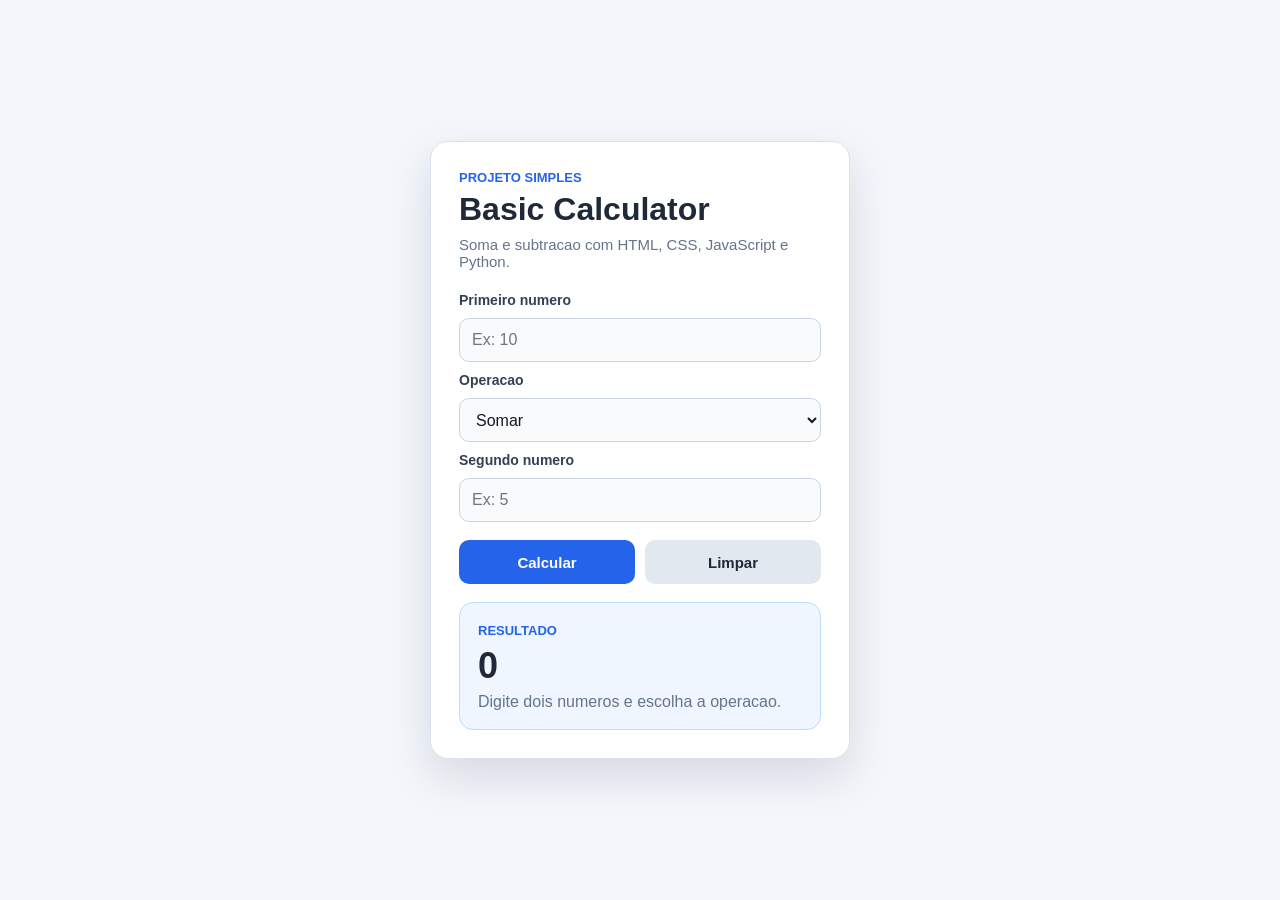
<file: Basic Calculator/frontend/index.html>
<!DOCTYPE html>
<html lang="pt-BR">
<head>
    <meta charset="UTF-8">
    <meta name="viewport" content="width=device-width, initial-scale=1.0">
    <title>Basic Calculator</title>
    <link rel="stylesheet" href="css/style.css">
    <script src="js/app.js" defer></script>
</head>
<body>
    <main class="page">
        <section class="calculator-card">
            <div class="header">
                <p>Projeto simples</p>
                <h1>Basic Calculator</h1>
                <span>Soma e subtracao com HTML, CSS, JavaScript e Python.</span>
            </div>

            <form id="calculatorForm" class="calculator-form">
                <label for="firstNumber">Primeiro numero</label>
                <input id="firstNumber" type="number" step="any" placeholder="Ex: 10" required>

                <label for="operation">Operacao</label>
                <select id="operation" required>
                    <option value="add">Somar</option>
                    <option value="subtract">Subtrair</option>
                    <option value="multiply">Multiplicar</option>
                    <option value="divide">Dividir</option>
                </select>

                <label for="secondNumber">Segundo numero</label>
                <input id="secondNumber" type="number" step="any" placeholder="Ex: 5" required>

                <div class="actions">
                    <button type="submit">Calcular</button>
                    <button type="button" id="clearButton" class="secondary">Limpar</button>
                </div>
            </form>

            <div class="result-box" aria-live="polite">
                <span>Resultado</span>
                <strong id="result">0</strong>
                <p id="message">Digite dois numeros e escolha a operacao.</p>
            </div>
        </section>
    </main>
</body>
</html>
</file>
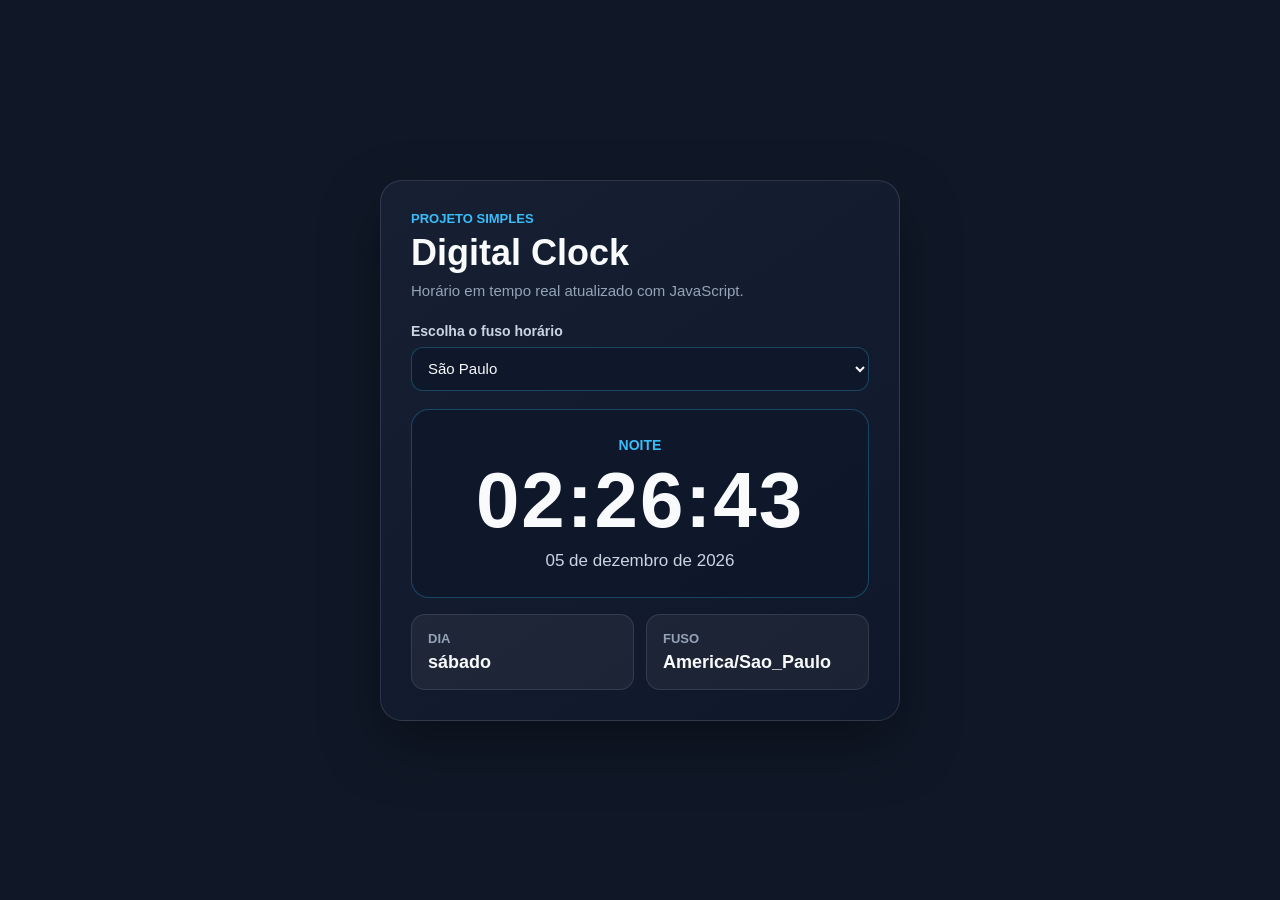
<file: Digital Clock/frontend/index.html>
<!DOCTYPE html>
<html lang="pt-BR">
<head>
    <meta charset="UTF-8">
    <meta name="viewport" content="width=device-width, initial-scale=1.0">
    <title>Digital Clock</title>
    <link rel="stylesheet" href="css/style.css">
    <script src="js/app.js" defer></script>
</head>
<body>
    <main class="page">
        <section class="clock-card">
            <div class="header">
                <p>Projeto simples</p>
                <h1>Digital Clock</h1>
                <span>Horário em tempo real atualizado com JavaScript.</span>
            </div>

            <label class="timezone-selector" for="timezoneSelect">
                Escolha o fuso horário
                <select id="timezoneSelect">
                    <option value="America/Sao_Paulo">São Paulo</option>
                    <option value="America/New_York">Nova York</option>
                    <option value="Europe/London">Londres</option>
                    <option value="Asia/Tokyo">Tóquio</option>
                </select>
            </label>

            <div class="clock-box" aria-live="polite">
                <span id="period">--</span>
                <strong id="time">00:00:00</strong>
                <p id="date">Carregando data...</p>
            </div>

            <div class="info-grid">
                <div>
                    <span>Dia</span>
                    <strong id="weekDay">--</strong>
                </div>
                <div>
                    <span>Fuso</span>
                    <strong id="timezone">--</strong>
                </div>
            </div>
        </section>
    </main>
</body>
</html>
</file>
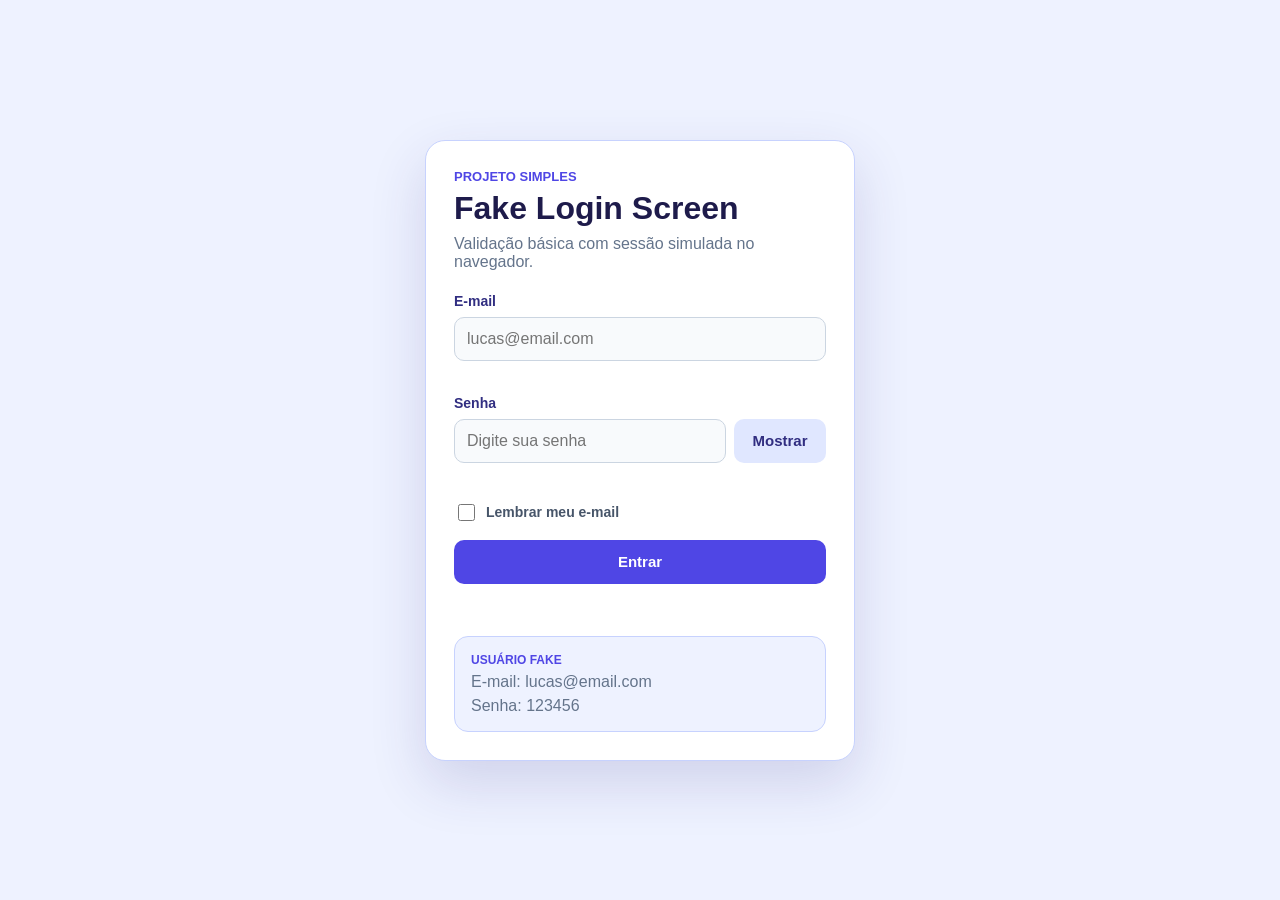
<file: Fake Login Screen/frontend/index.html>
<!DOCTYPE html>
<html lang="pt-BR">
<head>
    <meta charset="UTF-8">
    <meta name="viewport" content="width=device-width, initial-scale=1.0">
    <title>Fake Login Screen</title>
    <link rel="stylesheet" href="css/style.css">
    <script src="js/users.js" defer></script>
    <script src="js/app.js" defer></script>
</head>
<body>
    <main class="page">
        <section class="login-card">
            <div class="header">
                <p>Projeto simples</p>
                <h1>Fake Login Screen</h1>
                <span>Validação básica com sessão simulada no navegador.</span>
            </div>

            <form id="loginForm" class="login-form">
                <label for="email">E-mail</label>
                <input id="email" type="email" placeholder="lucas@email.com" autocomplete="email">
                <small id="emailError"></small>

                <label for="password">Senha</label>
                <div class="password-row">
                    <input id="password" type="password" placeholder="Digite sua senha" autocomplete="current-password">
                    <button id="togglePassword" type="button">Mostrar</button>
                </div>
                <small id="passwordError"></small>

                <label class="remember-row">
                    <input id="rememberEmail" type="checkbox">
                    Lembrar meu e-mail
                </label>

                <button class="login-button" type="submit">Entrar</button>
                <p id="formMessage" class="form-message" aria-live="polite"></p>
            </form>

            <div id="loggedBox" class="logged-box" hidden>
                <span>Login aprovado</span>
                <strong id="loggedUser">Olá!</strong>
                <p>Sessão fake salva no localStorage.</p>
                <button id="logoutButton" type="button">Sair</button>
            </div>

            <div class="demo-box">
                <span>Usuário fake</span>
                <p>E-mail: lucas@email.com</p>
                <p>Senha: 123456</p>
            </div>
        </section>
    </main>
</body>
</html>
</file>
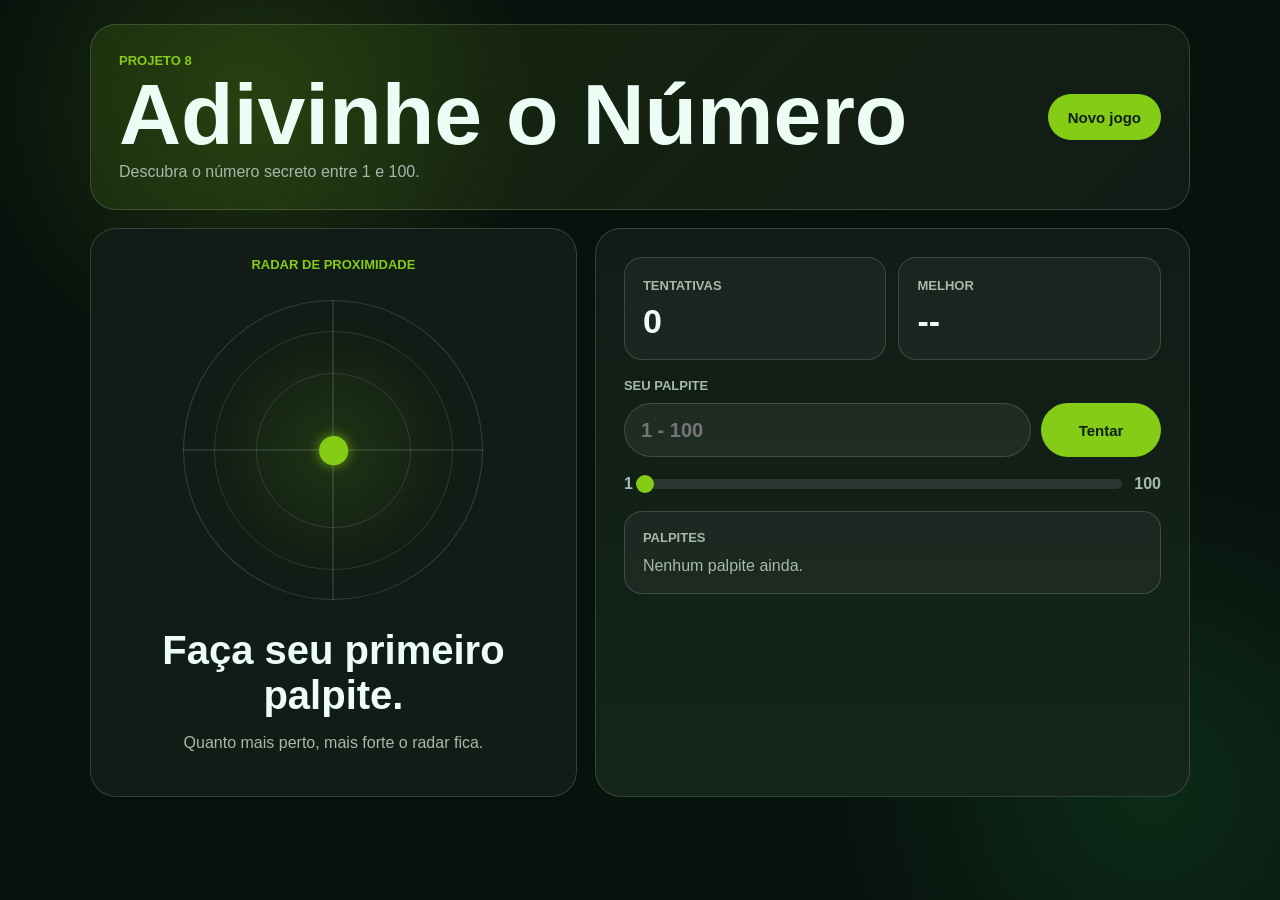
<file: Guess the Number/frontend/index.html>
<!DOCTYPE html>
<html lang="pt-BR">
<head>
    <meta charset="UTF-8">
    <meta name="viewport" content="width=device-width, initial-scale=1.0">
    <title>Guess the Number</title>
    <link rel="stylesheet" href="css/style.css">
    <script src="js/app.js" defer></script>
</head>
<body>
    <main class="mission-page">
        <section class="mission-shell">
            <header class="mission-header">
                <div>
                    <p>Projeto 8</p>
                    <h1>Adivinhe o Número</h1>
                    <span>Descubra o número secreto entre 1 e 100.</span>
                </div>
                <button id="newGameButton" type="button">Novo jogo</button>
            </header>

            <section class="mission-body">
                <aside class="radar-panel">
                    <span class="radar-label">Radar de proximidade</span>
                    <div class="radar">
                        <div id="radarPulse" class="radar-pulse"></div>
                    </div>
                    <strong id="feedbackText">Faça seu primeiro palpite.</strong>
                    <p id="hintText">Quanto mais perto, mais forte o radar fica.</p>
                </aside>

                <section class="control-panel">
                    <div class="stats-grid">
                        <div>
                            <span>Tentativas</span>
                            <strong id="attemptCount">0</strong>
                        </div>
                        <div>
                            <span>Melhor</span>
                            <strong id="bestScore">--</strong>
                        </div>
                    </div>

                    <form id="guessForm" class="guess-form">
                        <label for="guessInput">Seu palpite</label>
                        <div class="guess-row">
                            <input id="guessInput" type="number" min="1" max="100" placeholder="1 - 100" required>
                            <button type="submit">Tentar</button>
                        </div>
                    </form>

                    <div class="range-line">
                        <span>1</span>
                        <div class="range-track">
                            <i id="rangeMarker"></i>
                        </div>
                        <span>100</span>
                    </div>

                    <section class="history-box">
                        <h2>Palpites</h2>
                        <ul id="guessHistory"></ul>
                        <p id="emptyHistory">Nenhum palpite ainda.</p>
                    </section>
                </section>
            </section>
        </section>
    </main>
</body>
</html>
</file>
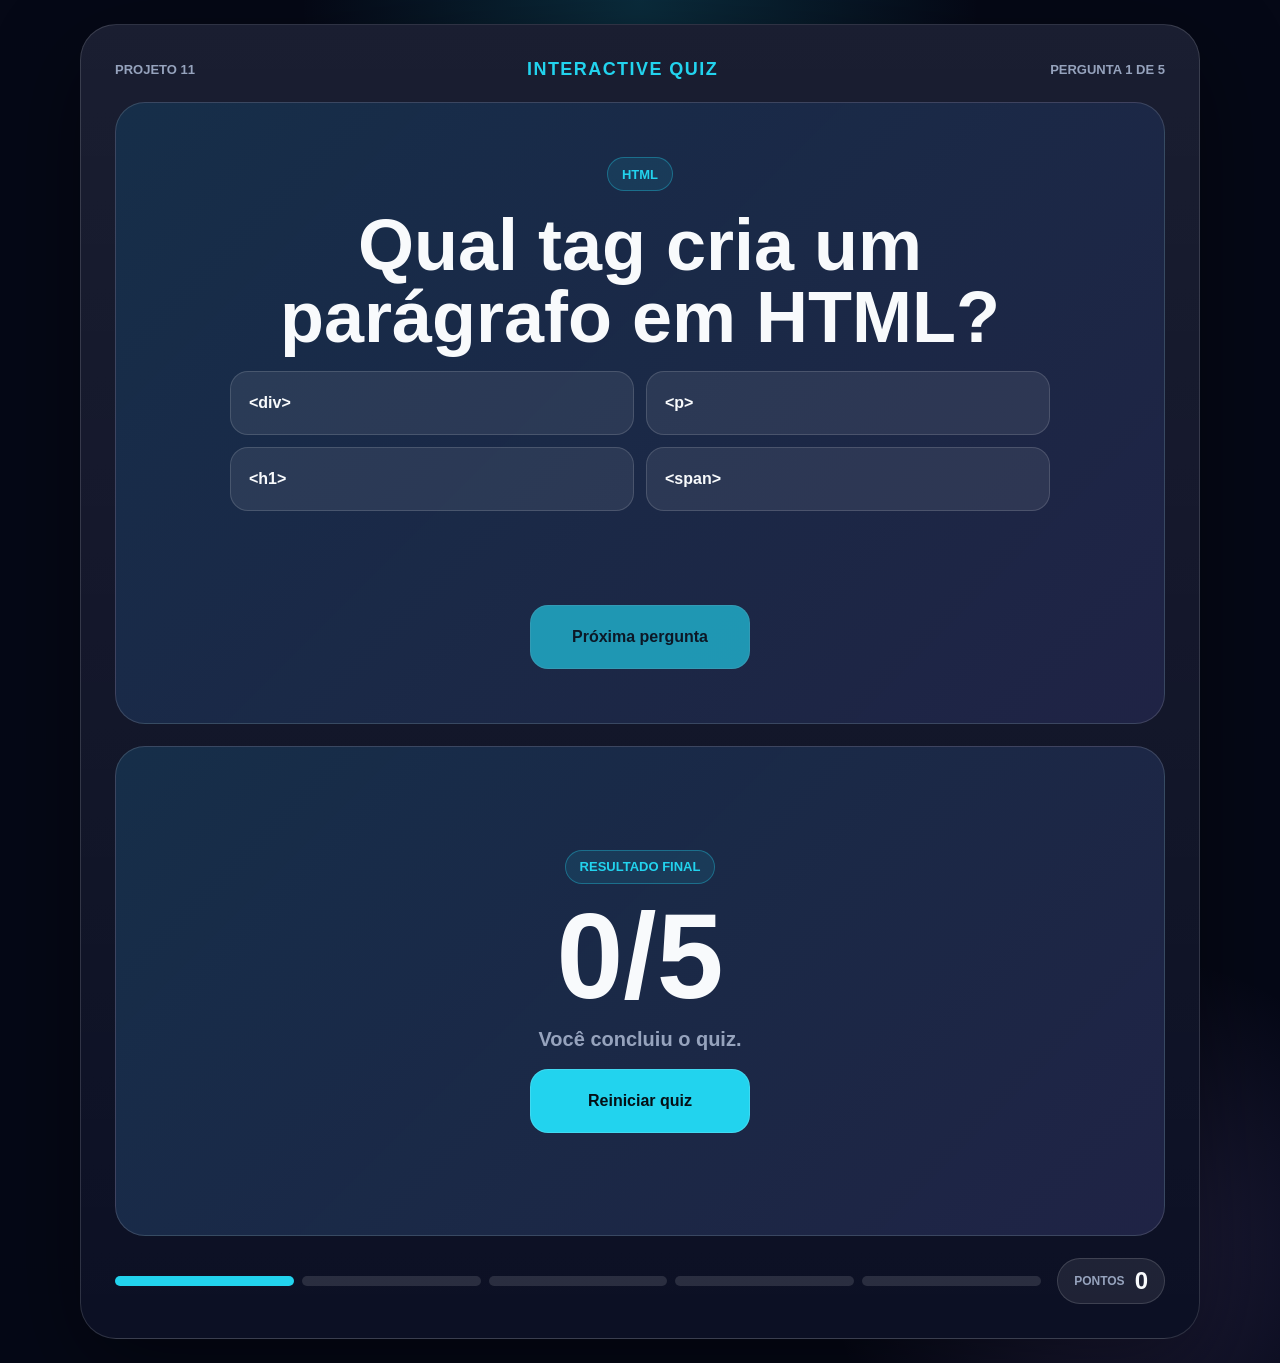
<file: Interactive Quiz/frontend/index.html>
<!DOCTYPE html>
<html lang="pt-BR">
<head>
    <meta charset="UTF-8">
    <meta name="viewport" content="width=device-width, initial-scale=1.0">
    <title>Interactive Quiz</title>
    <link rel="stylesheet" href="css/style.css">
    <script src="js/app.js" defer></script>
</head>
<body>
    <main class="quiz-page">
        <section class="show-shell">
            <div class="show-top">
                <span>Projeto 11</span>
                <strong>Interactive Quiz</strong>
                <span id="progressText">Pergunta 1 de 5</span>
            </div>

            <section id="quizContent" class="show-stage">
                <div class="category-pill" id="categoryText">Fundamentos</div>
                <h1 id="questionText">Carregando pergunta...</h1>
                <div id="answersList" class="answers-list"></div>
                <p id="feedbackText" class="feedback-text"></p>
                <button id="nextButton" class="next-button" type="button" disabled>Próxima pergunta</button>
            </section>

            <section id="finalPanel" class="final-panel" hidden>
                <span>Resultado final</span>
                <strong id="finalScore">0/5</strong>
                <p id="finalMessage">Você concluiu o quiz.</p>
                <button id="restartButton" type="button">Reiniciar quiz</button>
            </section>

            <footer class="show-footer">
                <div id="progressDots" class="progress-dots"></div>
                <div class="score-badge">
                    <span>Pontos</span>
                    <strong id="scoreText">0</strong>
                </div>
            </footer>
        </section>
    </main>
</body>
</html>
</file>
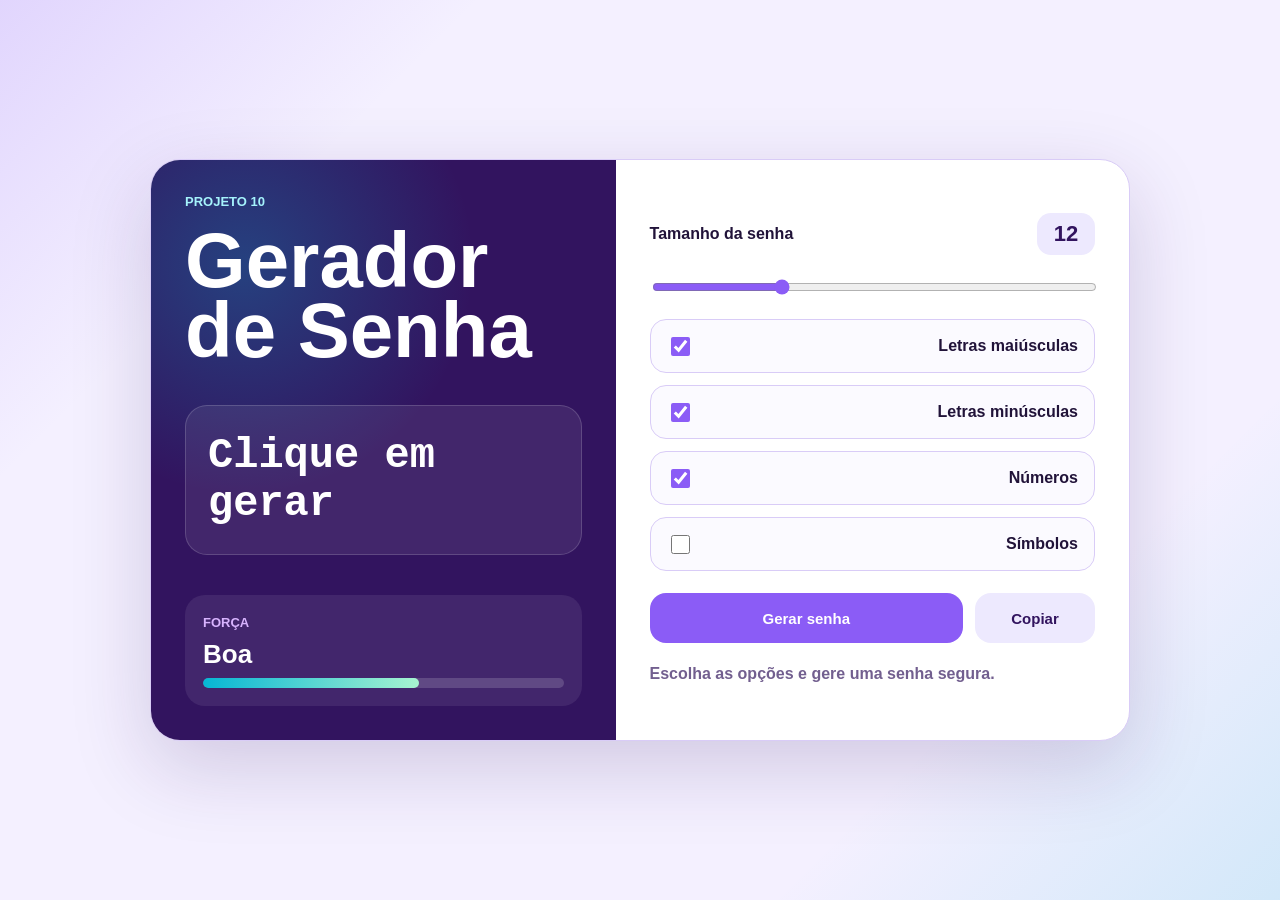
<file: Password Generator/frontend/index.html>
<!DOCTYPE html>
<html lang="pt-BR">
<head>
    <meta charset="UTF-8">
    <meta name="viewport" content="width=device-width, initial-scale=1.0">
    <title>Password Generator</title>
    <link rel="stylesheet" href="css/style.css">
    <script src="js/app.js" defer></script>
</head>
<body>
    <main class="tool-page">
        <section class="tool-shell">
            <aside class="preview-panel">
                <p>Projeto 10</p>
                <h1>Gerador de Senha</h1>
                <div class="password-display" aria-live="polite">
                    <span id="passwordOutput">Clique em gerar</span>
                </div>
                <div class="strength-box">
                    <span>Força</span>
                    <strong id="strengthText">--</strong>
                    <div class="strength-track">
                        <i id="strengthBar"></i>
                    </div>
                </div>
            </aside>

            <section class="settings-panel">
                <div class="length-row">
                    <label for="lengthInput">Tamanho da senha</label>
                    <strong id="lengthValue">12</strong>
                </div>
                <input id="lengthInput" type="range" min="4" max="32" value="12">

                <div class="option-list">
                    <label>
                        <input id="uppercaseOption" type="checkbox" checked>
                        Letras maiúsculas
                    </label>
                    <label>
                        <input id="lowercaseOption" type="checkbox" checked>
                        Letras minúsculas
                    </label>
                    <label>
                        <input id="numbersOption" type="checkbox" checked>
                        Números
                    </label>
                    <label>
                        <input id="symbolsOption" type="checkbox">
                        Símbolos
                    </label>
                </div>

                <div class="actions">
                    <button id="generateButton" class="primary" type="button">Gerar senha</button>
                    <button id="copyButton" type="button">Copiar</button>
                </div>

                <p id="messageText" class="message">Escolha as opções e gere uma senha segura.</p>
            </section>
        </section>
    </main>
</body>
</html>
</file>
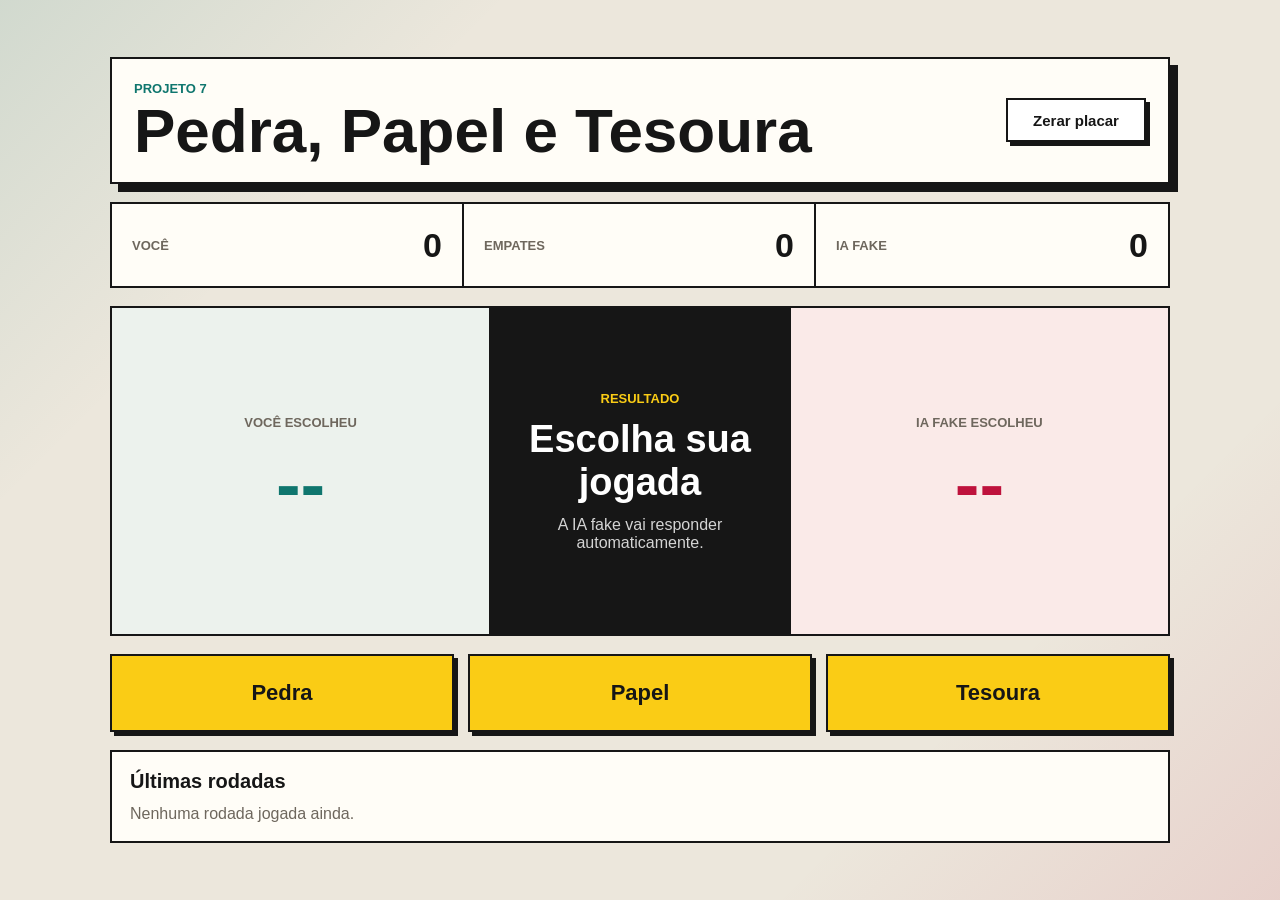
<file: Rock Paper Scissors/frontend/index.html>
<!DOCTYPE html>
<html lang="pt-BR">
<head>
    <meta charset="UTF-8">
    <meta name="viewport" content="width=device-width, initial-scale=1.0">
    <title>Rock Paper Scissors</title>
    <link rel="stylesheet" href="css/style.css">
    <script src="js/app.js" defer></script>
</head>
<body>
    <main class="arena-page">
        <section class="game-layout">
            <header class="top-panel">
                <div>
                    <p>Projeto 7</p>
                    <h1>Pedra, Papel e Tesoura</h1>
                </div>
                <button id="resetScoreButton" type="button">Zerar placar</button>
            </header>

            <section class="score-strip">
                <div>
                    <span>Você</span>
                    <strong id="playerScore">0</strong>
                </div>
                <div>
                    <span>Empates</span>
                    <strong id="drawScore">0</strong>
                </div>
                <div>
                    <span>IA fake</span>
                    <strong id="aiScore">0</strong>
                </div>
            </section>

            <section class="arena">
                <article class="fighter player">
                    <span>Você escolheu</span>
                    <strong id="playerChoice">--</strong>
                </article>

                <div class="result-core">
                    <span>Resultado</span>
                    <strong id="resultText">Escolha sua jogada</strong>
                    <p id="roundText">A IA fake vai responder automaticamente.</p>
                </div>

                <article class="fighter ai">
                    <span>IA fake escolheu</span>
                    <strong id="aiChoice">--</strong>
                </article>
            </section>

            <section class="controls" aria-label="Escolhas do jogador">
                <button type="button" data-choice="pedra">Pedra</button>
                <button type="button" data-choice="papel">Papel</button>
                <button type="button" data-choice="tesoura">Tesoura</button>
            </section>

            <section class="history-panel">
                <h2>Últimas rodadas</h2>
                <ul id="historyList"></ul>
                <p id="emptyHistory">Nenhuma rodada jogada ainda.</p>
            </section>
        </section>
    </main>
</body>
</html>
</file>
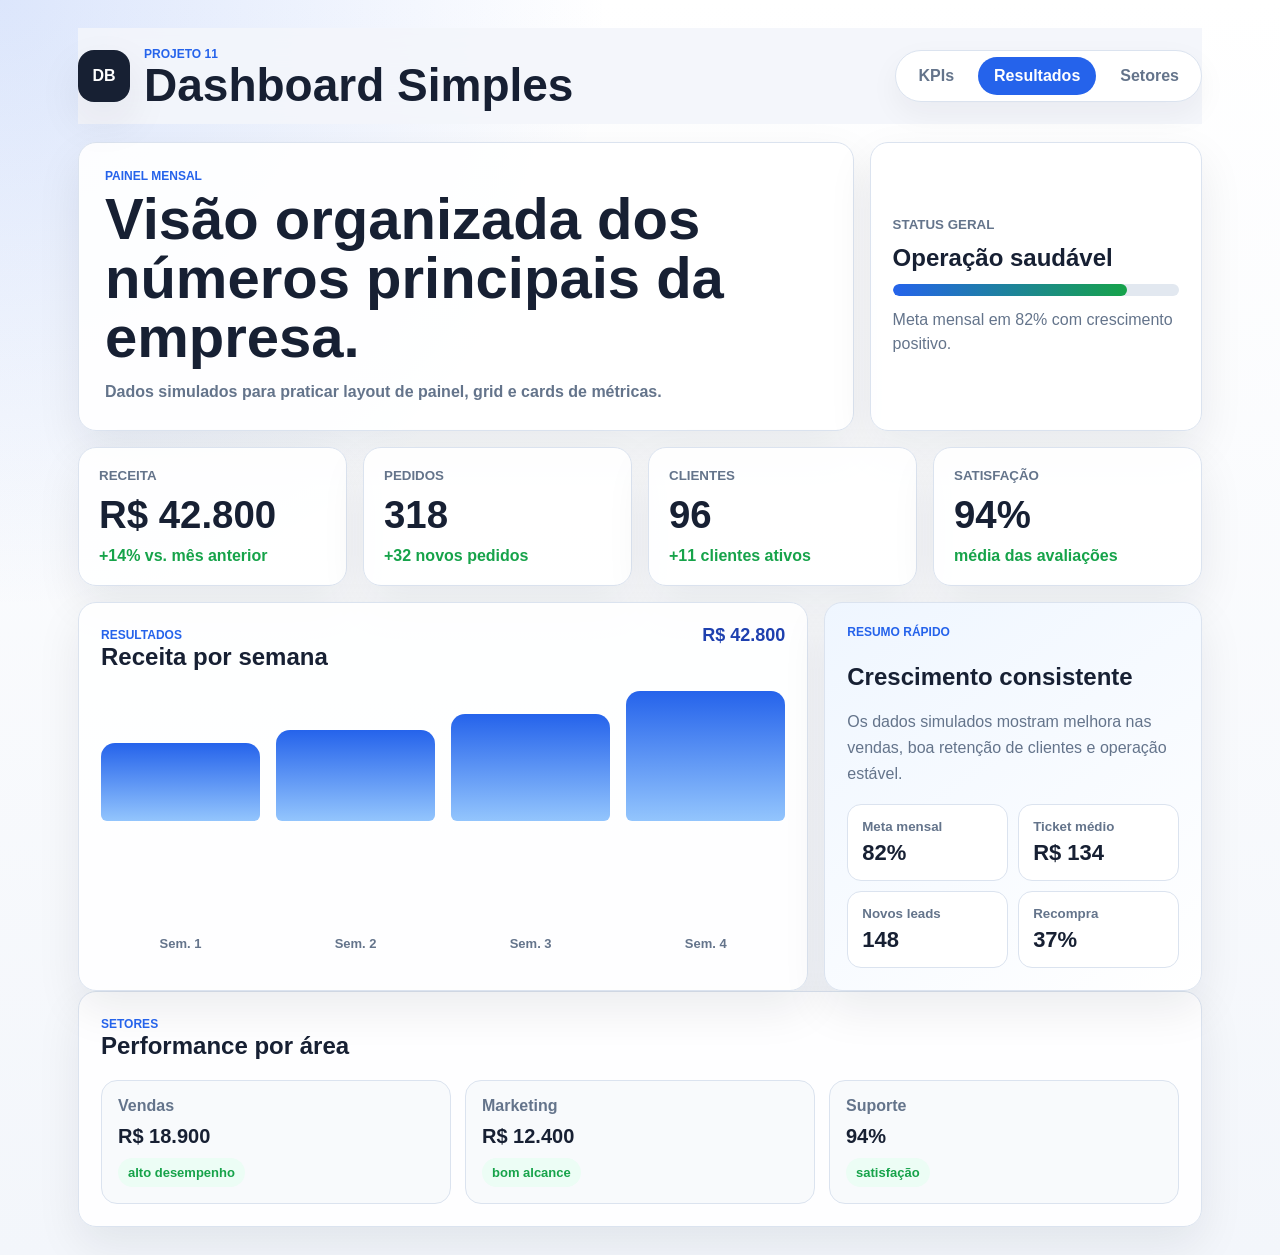
<file: Simple Dashboard/frontend/index.html>
<!DOCTYPE html>
<html lang="pt-BR">
<head>
    <meta charset="UTF-8">
    <meta name="viewport" content="width=device-width, initial-scale=1.0">
    <title>Simple Dashboard</title>
    <link rel="stylesheet" href="css/style.css">
    <script src="js/app.js" defer></script>
</head>
<body>
    <main class="dashboard-page">
        <header class="main-header">
            <div class="brand-area">
                <div class="logo">DB</div>
                <div>
                    <span>Projeto 11</span>
                    <h1>Dashboard Simples</h1>
                </div>
            </div>

            <nav class="top-menu" aria-label="Menu do dashboard">
                <a class="active" href="#kpis" data-menu-link="kpis">KPIs</a>
                <a href="#results" data-menu-link="results">Resultados</a>
                <a href="#departments" data-menu-link="departments">Setores</a>
            </nav>
        </header>

        <section class="hero-grid">
            <article class="hero-card">
                <p>Painel mensal</p>
                <h2>Visão organizada dos números principais da empresa.</h2>
                <span>Dados simulados para praticar layout de painel, grid e cards de métricas.</span>
            </article>

            <article class="status-card">
                <small>Status geral</small>
                <strong>Operação saudável</strong>
                <div class="status-line">
                    <span></span>
                </div>
                <p>Meta mensal em 82% com crescimento positivo.</p>
            </article>
        </section>

        <section id="kpis" class="kpi-grid page-section"></section>

        <section id="results" class="content-grid page-section">
            <article class="panel chart-panel">
                <div class="panel-header">
                    <div>
                        <span>Resultados</span>
                        <h2>Receita por semana</h2>
                    </div>
                    <strong id="totalRevenueText">R$ 0</strong>
                </div>
                <div id="barChart" class="bar-chart"></div>
            </article>

            <article class="panel summary-panel">
                <span>Resumo rápido</span>
                <h2 id="summaryTitle">Carregando...</h2>
                <p id="summaryText">Os dados simulados serão exibidos aqui.</p>
                <div class="mini-grid" id="miniSummary"></div>
            </article>
        </section>

        <section id="departments" class="panel page-section">
            <div class="panel-header">
                <div>
                    <span>Setores</span>
                    <h2>Performance por área</h2>
                </div>
            </div>

            <div class="department-grid" id="departmentGrid"></div>
        </section>
    </main>
</body>
</html>
</file>
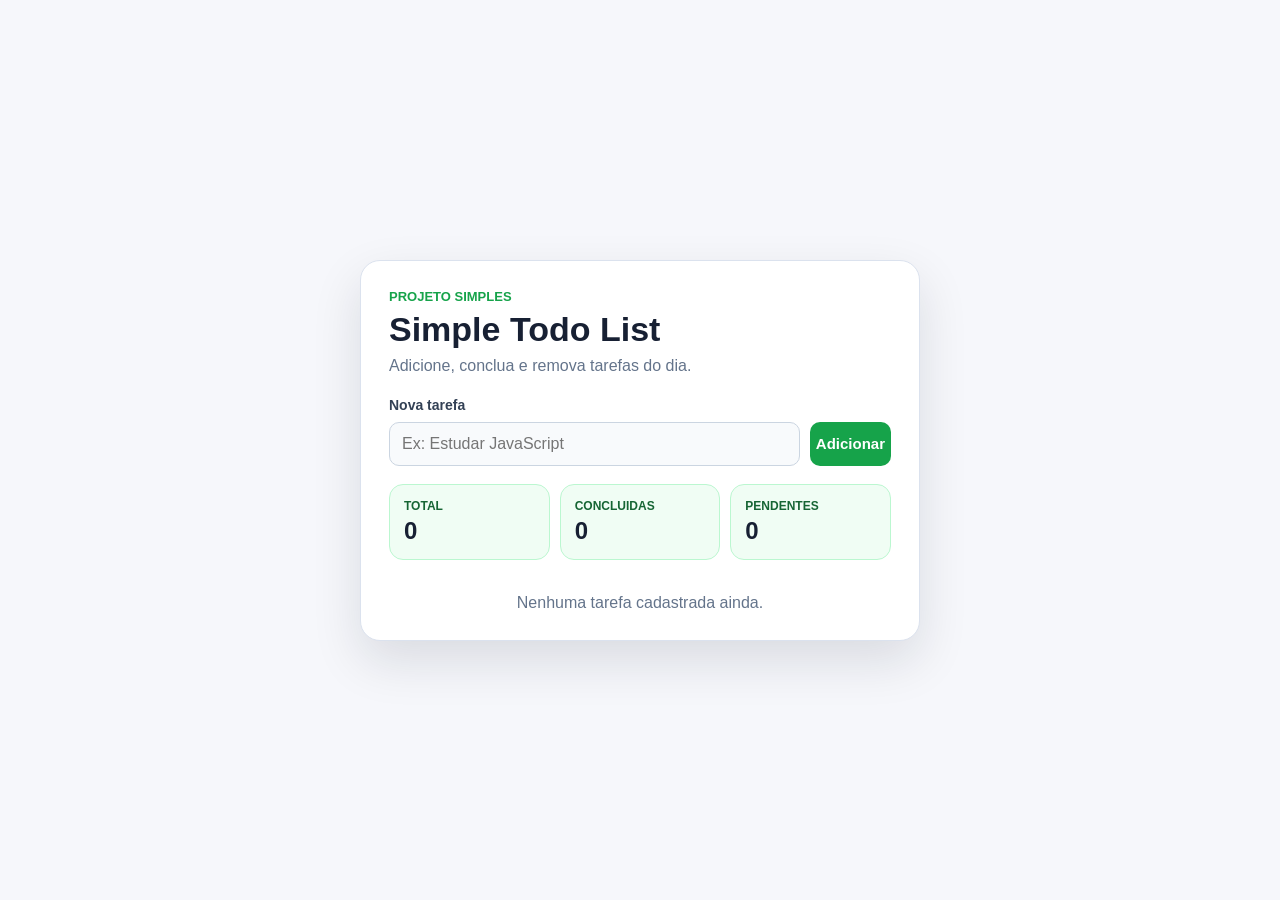
<file: Simple Todo List/frontend/index.html>
<!DOCTYPE html>
<html lang="pt-BR">
<head>
    <meta charset="UTF-8">
    <meta name="viewport" content="width=device-width, initial-scale=1.0">
    <title>Simple Todo List</title>
    <link rel="stylesheet" href="css/style.css">
    <script src="js/app.js" defer></script>
</head>
<body>
    <main class="page">
        <section class="todo-card">
            <div class="header">
                <p>Projeto simples</p>
                <h1>Simple Todo List</h1>
                <span>Adicione, conclua e remova tarefas do dia.</span>
            </div>

            <form id="todoForm" class="todo-form">
                <label for="taskInput">Nova tarefa</label>
                <div class="input-row">
                    <input id="taskInput" type="text" placeholder="Ex: Estudar JavaScript" required>
                    <button type="submit">Adicionar</button>
                </div>
            </form>

            <div class="summary">
                <div>
                    <span>Total</span>
                    <strong id="totalTasks">0</strong>
                </div>
                <div>
                    <span>Concluidas</span>
                    <strong id="doneTasks">0</strong>
                </div>
                <div>
                    <span>Pendentes</span>
                    <strong id="pendingTasks">0</strong>
                </div>
            </div>

            <ul id="taskList" class="task-list" aria-live="polite"></ul>

            <p id="emptyMessage" class="empty-message">Nenhuma tarefa cadastrada ainda.</p>
        </section>
    </main>
</body>
</html>
</file>
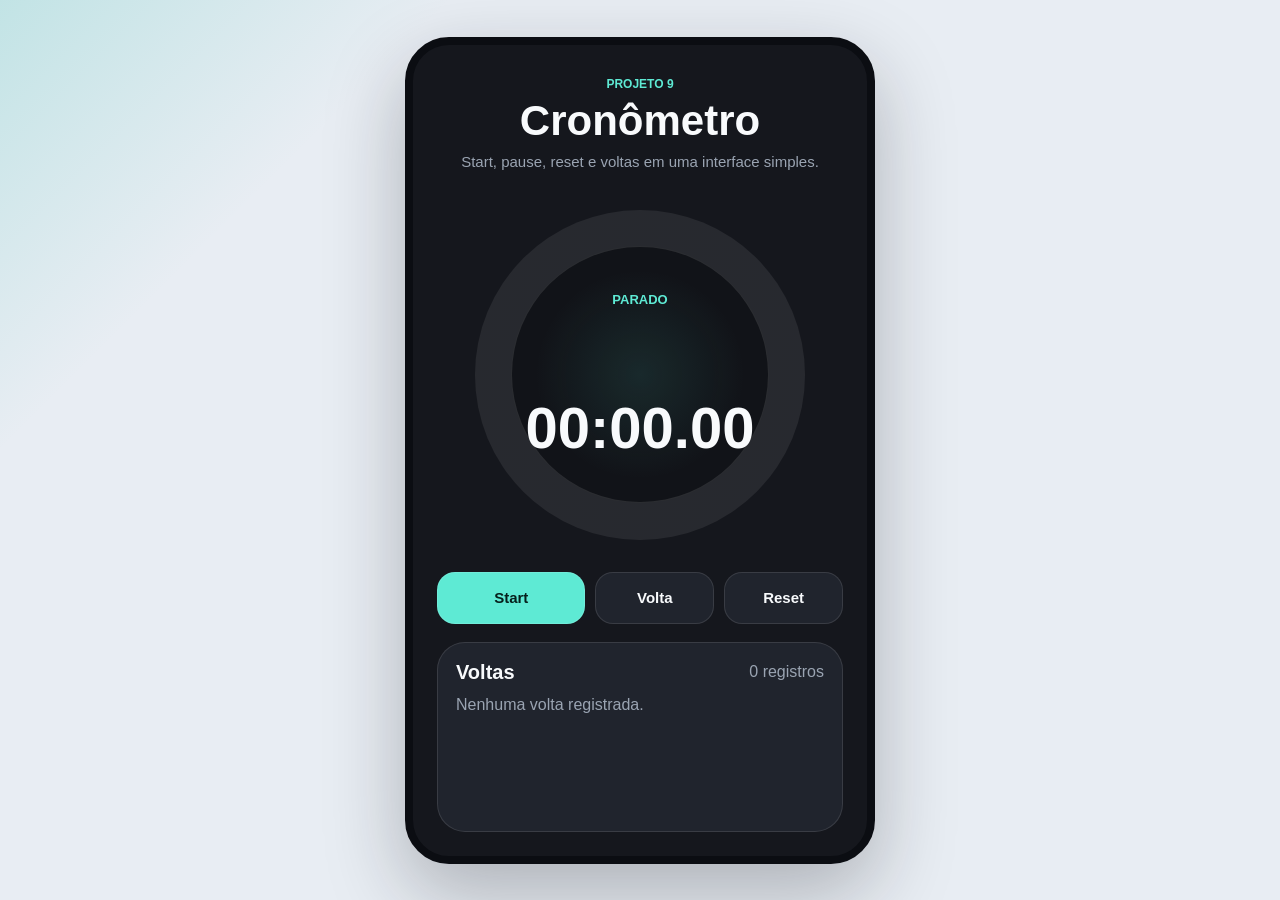
<file: Stopwatch/frontend/index.html>
<!DOCTYPE html>
<html lang="pt-BR">
<head>
    <meta charset="UTF-8">
    <meta name="viewport" content="width=device-width, initial-scale=1.0">
    <title>Stopwatch</title>
    <link rel="stylesheet" href="css/style.css">
    <script src="js/app.js" defer></script>
</head>
<body>
    <main class="watch-page">
        <section class="watch-shell">
            <header class="watch-header">
                <p>Projeto 9</p>
                <h1>Cronômetro</h1>
                <span>Start, pause, reset e voltas em uma interface simples.</span>
            </header>

            <section class="watch-face" aria-live="polite">
                <div id="progressRing" class="progress-ring">
                    <div class="time-core">
                        <span id="stateText">Parado</span>
                        <strong id="timeDisplay">00:00.00</strong>
                    </div>
                </div>
            </section>

            <section class="controls" aria-label="Controles do cronômetro">
                <button id="startPauseButton" class="primary" type="button">Start</button>
                <button id="lapButton" type="button">Volta</button>
                <button id="resetButton" type="button">Reset</button>
            </section>

            <section class="laps-panel">
                <div class="laps-header">
                    <h2>Voltas</h2>
                    <span id="lapCount">0 registros</span>
                </div>
                <ol id="lapList"></ol>
                <p id="emptyLaps">Nenhuma volta registrada.</p>
            </section>
        </section>
    </main>
</body>
</html>
</file>
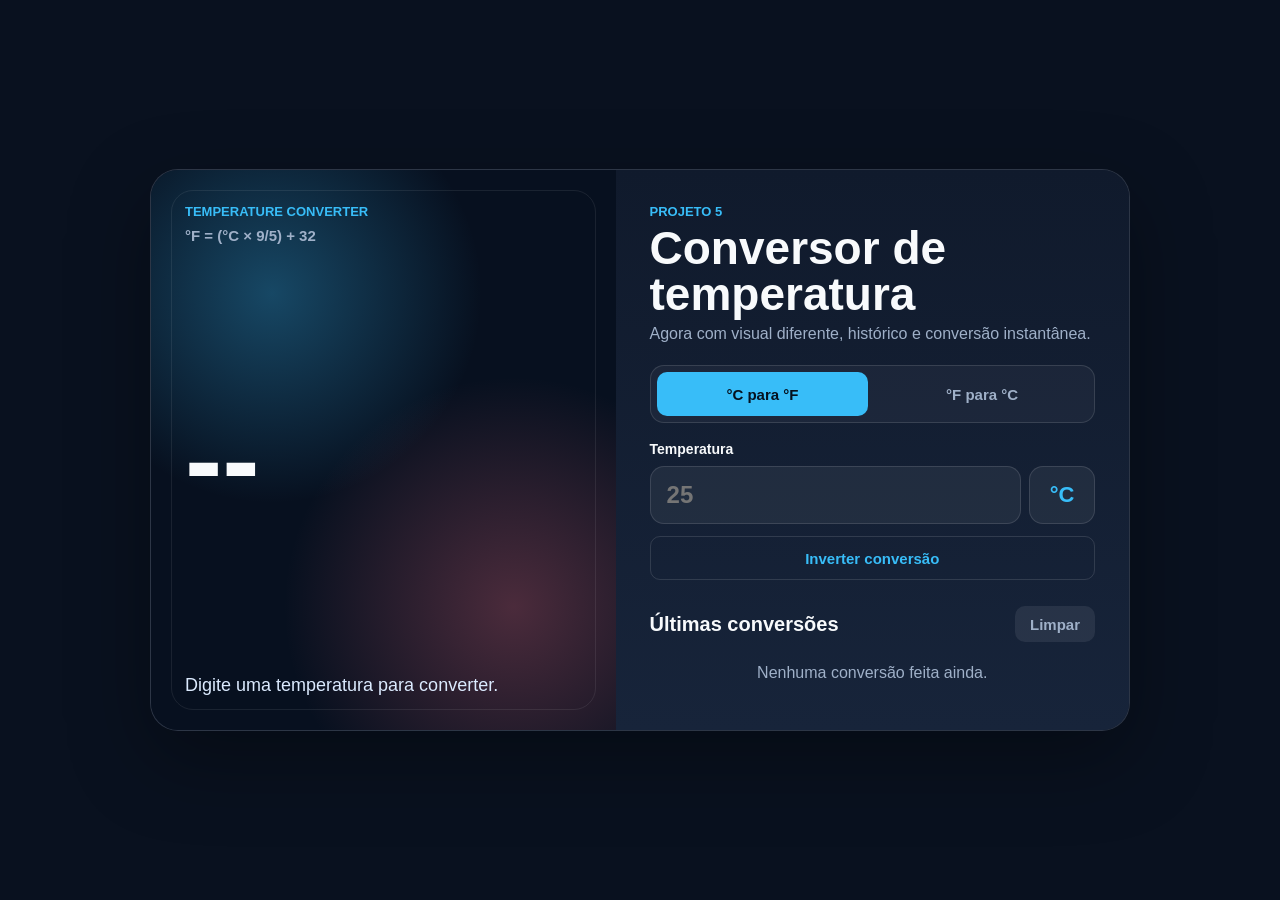
<file: Temperature Converter/frontend/index.html>
<!DOCTYPE html>
<html lang="pt-BR">
<head>
    <meta charset="UTF-8">
    <meta name="viewport" content="width=device-width, initial-scale=1.0">
    <title>Temperature Converter</title>
    <link rel="stylesheet" href="css/style.css">
    <script src="js/app.js" defer></script>
</head>
<body>
    <main class="page">
        <section class="converter-shell">
            <aside class="result-stage" aria-live="polite">
                <div class="stage-top">
                    <p>Temperature Converter</p>
                    <span id="formulaText">°F = (°C × 9/5) + 32</span>
                </div>
                <strong id="resultValue">--</strong>
                <p id="resultMessage">Digite uma temperatura para converter.</p>
            </aside>

            <section class="control-panel">
                <div class="header">
                    <p>Projeto 5</p>
                    <h1>Conversor de temperatura</h1>
                    <span>Agora com visual diferente, histórico e conversão instantânea.</span>
                </div>

                <div class="tabs" role="group" aria-label="Tipo de conversão">
                    <button class="tab active" type="button" data-conversion="celsiusToFahrenheit">°C para °F</button>
                    <button class="tab" type="button" data-conversion="fahrenheitToCelsius">°F para °C</button>
                </div>

                <form id="converterForm" class="converter-form">
                    <label for="temperatureInput">Temperatura</label>
                    <div class="input-wrap">
                        <input id="temperatureInput" type="number" step="any" placeholder="25" required>
                        <span id="inputUnit">°C</span>
                    </div>
                </form>

                <button id="swapButton" class="swap-button" type="button">Inverter conversão</button>

                <section class="history-section">
                    <div class="history-header">
                        <h2>Últimas conversões</h2>
                        <button id="clearHistoryButton" type="button">Limpar</button>
                    </div>
                    <ul id="historyList" class="history-list"></ul>
                    <p id="emptyHistory" class="empty-history">Nenhuma conversão feita ainda.</p>
                </section>
            </section>
        </section>
    </main>
</body>
</html>
</file>
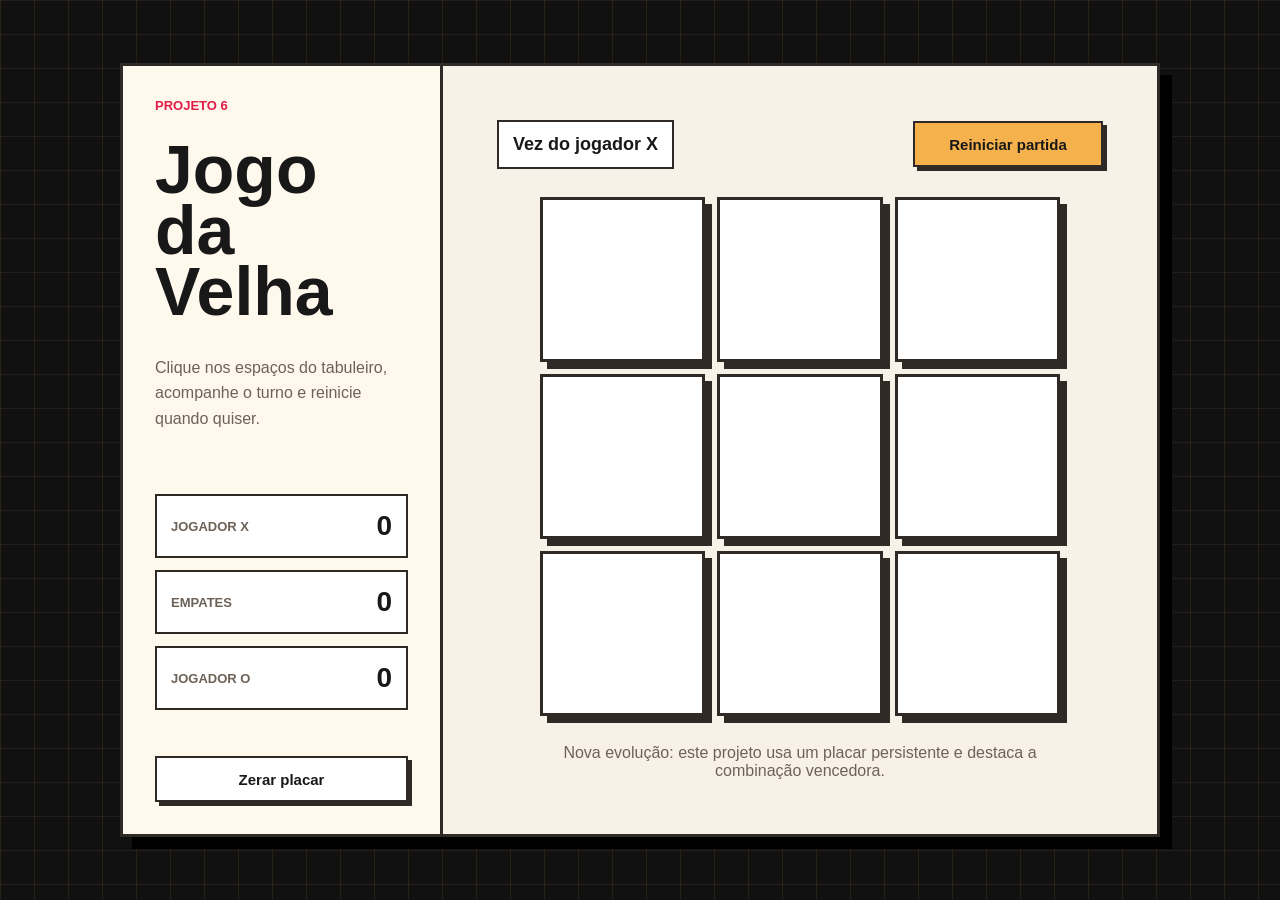
<file: Tic Tac Toe/frontend/index.html>
<!DOCTYPE html>
<html lang="pt-BR">
<head>
    <meta charset="UTF-8">
    <meta name="viewport" content="width=device-width, initial-scale=1.0">
    <title>Tic Tac Toe</title>
    <link rel="stylesheet" href="css/style.css">
    <script src="js/app.js" defer></script>
</head>
<body>
    <main class="game-page">
        <section class="game-shell">
            <aside class="score-panel">
                <p class="eyebrow">Projeto 6</p>
                <h1>Jogo da Velha</h1>
                <p class="intro">Clique nos espaços do tabuleiro, acompanhe o turno e reinicie quando quiser.</p>

                <div class="score-grid">
                    <div>
                        <span>Jogador X</span>
                        <strong id="scoreX">0</strong>
                    </div>
                    <div>
                        <span>Empates</span>
                        <strong id="scoreDraw">0</strong>
                    </div>
                    <div>
                        <span>Jogador O</span>
                        <strong id="scoreO">0</strong>
                    </div>
                </div>

                <button id="resetScoreButton" class="ghost-button" type="button">Zerar placar</button>
            </aside>

            <section class="board-panel">
                <div class="status-row">
                    <span id="gameStatus">Vez do jogador X</span>
                    <button id="resetGameButton" type="button">Reiniciar partida</button>
                </div>

                <div id="board" class="board" aria-label="Tabuleiro do jogo da velha">
                    <button class="cell" type="button" data-index="0" aria-label="Posição 1"></button>
                    <button class="cell" type="button" data-index="1" aria-label="Posição 2"></button>
                    <button class="cell" type="button" data-index="2" aria-label="Posição 3"></button>
                    <button class="cell" type="button" data-index="3" aria-label="Posição 4"></button>
                    <button class="cell" type="button" data-index="4" aria-label="Posição 5"></button>
                    <button class="cell" type="button" data-index="5" aria-label="Posição 6"></button>
                    <button class="cell" type="button" data-index="6" aria-label="Posição 7"></button>
                    <button class="cell" type="button" data-index="7" aria-label="Posição 8"></button>
                    <button class="cell" type="button" data-index="8" aria-label="Posição 9"></button>
                </div>

                <p class="hint">Nova evolução: este projeto usa um placar persistente e destaca a combinação vencedora.</p>
            </section>
        </section>
    </main>
</body>
</html>
</file>
<file: Basic Calculator/frontend/css/style.css>
* {
    box-sizing: border-box;
}

body {
    margin: 0;
    min-height: 100vh;
    font-family: Arial, Helvetica, sans-serif;
    background: #f3f6fb;
    color: #1f2937;
}

.page {
    display: grid;
    min-height: 100vh;
    place-items: center;
    padding: 24px;
}

.calculator-card {
    width: 100%;
    max-width: 420px;
    padding: 28px;
    border: 1px solid #d9e2ef;
    border-radius: 18px;
    background: #ffffff;
    box-shadow: 0 18px 45px rgba(15, 23, 42, 0.12);
}

.header {
    margin-bottom: 22px;
}

.header p {
    margin: 0 0 6px;
    color: #2563eb;
    font-size: 13px;
    font-weight: bold;
    text-transform: uppercase;
}

.header h1 {
    margin: 0;
    font-size: 32px;
}

.header span {
    display: block;
    margin-top: 8px;
    color: #64748b;
    font-size: 15px;
}

.calculator-form {
    display: grid;
    gap: 10px;
}

label {
    color: #334155;
    font-size: 14px;
    font-weight: bold;
}

input,
select {
    width: 100%;
    height: 44px;
    padding: 0 12px;
    border: 1px solid #cbd5e1;
    border-radius: 10px;
    background: #f8fafc;
    color: #111827;
    font-size: 16px;
    outline: none;
}

input:focus,
select:focus {
    border-color: #2563eb;
    box-shadow: 0 0 0 3px rgba(37, 99, 235, 0.16);
}

.actions {
    display: grid;
    grid-template-columns: 1fr 1fr;
    gap: 10px;
    margin-top: 8px;
}

button {
    height: 44px;
    border: 0;
    border-radius: 10px;
    background: #2563eb;
    color: #ffffff;
    font-size: 15px;
    font-weight: bold;
    cursor: pointer;
}

button:hover {
    background: #1d4ed8;
}

button.secondary {
    background: #e2e8f0;
    color: #1f2937;
}

button.secondary:hover {
    background: #cbd5e1;
}

.result-box {
    margin-top: 18px;
    padding: 18px;
    border-radius: 14px;
    background: #eff6ff;
    border: 1px solid #bfdbfe;
}

.result-box span {
    color: #2563eb;
    font-size: 13px;
    font-weight: bold;
    text-transform: uppercase;
}

.result-box strong {
    display: block;
    margin-top: 6px;
    font-size: 36px;
}

.result-box p {
    margin: 6px 0 0;
    color: #64748b;
}

@media (max-width: 480px) {
    .calculator-card {
        padding: 22px;
    }

    .actions {
        grid-template-columns: 1fr;
    }
}
</file>
<file: Digital Clock/frontend/css/style.css>
* {
    box-sizing: border-box;
}

body {
    margin: 0;
    min-height: 100vh;
    font-family: Arial, Helvetica, sans-serif;
    background: #101827;
    color: #f8fafc;
}

.page {
    display: grid;
    min-height: 100vh;
    place-items: center;
    padding: 24px;
}

.clock-card {
    width: 100%;
    max-width: 520px;
    padding: 30px;
    border: 1px solid rgba(255, 255, 255, 0.12);
    border-radius: 22px;
    background: linear-gradient(145deg, #172033, #0f172a);
    box-shadow: 0 24px 60px rgba(0, 0, 0, 0.35);
}

.header {
    margin-bottom: 24px;
}

.header p {
    margin: 0 0 6px;
    color: #38bdf8;
    font-size: 13px;
    font-weight: bold;
    text-transform: uppercase;
}

.header h1 {
    margin: 0;
    font-size: 36px;
}

.header span {
    display: block;
    margin-top: 8px;
    color: #94a3b8;
    font-size: 15px;
}

.timezone-selector {
    display: grid;
    gap: 8px;
    margin-bottom: 18px;
    color: #cbd5e1;
    font-size: 14px;
    font-weight: bold;
}

.timezone-selector select {
    width: 100%;
    height: 44px;
    padding: 0 12px;
    border: 1px solid rgba(56, 189, 248, 0.28);
    border-radius: 12px;
    background: #0f172a;
    color: #f8fafc;
    font-size: 15px;
    outline: none;
}

.timezone-selector select:focus {
    border-color: #38bdf8;
    box-shadow: 0 0 0 3px rgba(56, 189, 248, 0.16);
}

.clock-box {
    padding: 26px;
    border: 1px solid rgba(56, 189, 248, 0.28);
    border-radius: 18px;
    background: rgba(15, 23, 42, 0.72);
    text-align: center;
}

.clock-box span {
    display: inline-block;
    margin-bottom: 8px;
    color: #38bdf8;
    font-size: 14px;
    font-weight: bold;
    text-transform: uppercase;
}

.clock-box strong {
    display: block;
    font-size: clamp(48px, 12vw, 78px);
    line-height: 1;
    letter-spacing: 2px;
}

.clock-box p {
    margin: 12px 0 0;
    color: #cbd5e1;
    font-size: 17px;
}

.info-grid {
    display: grid;
    grid-template-columns: 1fr 1fr;
    gap: 12px;
    margin-top: 16px;
}

.info-grid div {
    padding: 16px;
    border: 1px solid rgba(255, 255, 255, 0.10);
    border-radius: 14px;
    background: rgba(255, 255, 255, 0.05);
}

.info-grid span {
    display: block;
    color: #94a3b8;
    font-size: 13px;
    font-weight: bold;
    text-transform: uppercase;
}

.info-grid strong {
    display: block;
    margin-top: 6px;
    font-size: 18px;
}

@media (max-width: 480px) {
    .clock-card {
        padding: 22px;
    }

    .info-grid {
        grid-template-columns: 1fr;
    }
}
</file>
<file: Fake Login Screen/frontend/css/style.css>
* {
    box-sizing: border-box;
}

body {
    margin: 0;
    min-height: 100vh;
    font-family: Arial, Helvetica, sans-serif;
    background: #eef2ff;
    color: #1e1b4b;
}

.page {
    display: grid;
    min-height: 100vh;
    place-items: center;
    padding: 24px;
}

.login-card {
    width: 100%;
    max-width: 430px;
    padding: 28px;
    border: 1px solid #c7d2fe;
    border-radius: 20px;
    background: #ffffff;
    box-shadow: 0 22px 55px rgba(49, 46, 129, 0.16);
}

.header {
    margin-bottom: 22px;
}

.header p {
    margin: 0 0 6px;
    color: #4f46e5;
    font-size: 13px;
    font-weight: bold;
    text-transform: uppercase;
}

.header h1 {
    margin: 0;
    font-size: 32px;
}

.header span {
    display: block;
    margin-top: 8px;
    color: #64748b;
}

.login-form {
    display: grid;
    gap: 8px;
}

label {
    color: #312e81;
    font-size: 14px;
    font-weight: bold;
}

input {
    width: 100%;
    height: 44px;
    padding: 0 12px;
    border: 1px solid #cbd5e1;
    border-radius: 10px;
    background: #f8fafc;
    color: #111827;
    font-size: 16px;
    outline: none;
}

input:focus {
    border-color: #4f46e5;
    box-shadow: 0 0 0 3px rgba(79, 70, 229, 0.16);
}

input.error {
    border-color: #ef4444;
    background: #fff7f7;
}

small {
    min-height: 18px;
    color: #ef4444;
    font-size: 13px;
}

.password-row {
    display: grid;
    grid-template-columns: 1fr 92px;
    gap: 8px;
}

button {
    height: 44px;
    border: 0;
    border-radius: 10px;
    background: #4f46e5;
    color: #ffffff;
    font-size: 15px;
    font-weight: bold;
    cursor: pointer;
}

button:hover {
    background: #4338ca;
}

.password-row button {
    background: #e0e7ff;
    color: #312e81;
}

.password-row button:hover {
    background: #c7d2fe;
}

.remember-row {
    display: flex;
    align-items: center;
    gap: 8px;
    margin: 4px 0 8px;
    color: #475569;
}

.remember-row input {
    width: 17px;
    height: 17px;
    box-shadow: none;
}

.login-button {
    width: 100%;
}

.form-message {
    min-height: 22px;
    margin: 4px 0 0;
    color: #64748b;
    font-weight: bold;
}

.form-message.success {
    color: #16a34a;
}

.form-message.error {
    color: #ef4444;
}

.logged-box,
.demo-box {
    margin-top: 18px;
    padding: 16px;
    border-radius: 14px;
}

.logged-box {
    border: 1px solid #bbf7d0;
    background: #f0fdf4;
}

.logged-box span,
.demo-box span {
    display: block;
    font-size: 12px;
    font-weight: bold;
    text-transform: uppercase;
}

.logged-box span {
    color: #15803d;
}

.logged-box strong {
    display: block;
    margin-top: 5px;
    font-size: 22px;
}

.logged-box p,
.demo-box p {
    margin: 6px 0 0;
    color: #64748b;
}

.logged-box button {
    width: 100%;
    margin-top: 12px;
    background: #15803d;
}

.demo-box {
    border: 1px solid #c7d2fe;
    background: #eef2ff;
}

.demo-box span {
    color: #4f46e5;
}

@media (max-width: 480px) {
    .login-card {
        padding: 22px;
    }

    .password-row {
        grid-template-columns: 1fr;
    }
}
</file>
<file: Guess the Number/frontend/css/style.css>
:root {
    --bg: #08120d;
    --panel: #101c15;
    --panel-2: #14251b;
    --text: #ecfdf5;
    --muted: #a7b8ac;
    --line: rgba(236, 253, 245, 0.16);
    --accent: #84cc16;
    --accent-2: #22c55e;
    --danger: #fb7185;
}

* {
    box-sizing: border-box;
}

body {
    margin: 0;
    min-height: 100vh;
    font-family: Arial, Helvetica, sans-serif;
    background:
        radial-gradient(circle at 20% 12%, rgba(132, 204, 22, 0.16), transparent 280px),
        radial-gradient(circle at 90% 88%, rgba(34, 197, 94, 0.14), transparent 320px),
        var(--bg);
    color: var(--text);
}

.mission-page {
    min-height: 100vh;
    padding: 24px;
}

.mission-shell {
    display: grid;
    gap: 18px;
    width: min(100%, 1100px);
    margin: 0 auto;
}

.mission-header {
    display: flex;
    align-items: center;
    justify-content: space-between;
    gap: 18px;
    min-height: 160px;
    padding: 28px;
    border: 1px solid var(--line);
    border-radius: 26px;
    background: linear-gradient(135deg, rgba(132, 204, 22, 0.12), rgba(255, 255, 255, 0.04));
}

.mission-header p {
    margin: 0 0 8px;
    color: var(--accent);
    font-size: 13px;
    font-weight: bold;
    text-transform: uppercase;
}

h1 {
    margin: 0;
    font-size: clamp(42px, 7vw, 86px);
    line-height: 0.9;
}

.mission-header span {
    display: block;
    margin-top: 10px;
    color: var(--muted);
}

button {
    min-height: 46px;
    border: 0;
    border-radius: 999px;
    background: var(--accent);
    color: #10200f;
    padding: 0 20px;
    font-size: 15px;
    font-weight: bold;
    cursor: pointer;
}

button:hover {
    background: #bef264;
}

.mission-body {
    display: grid;
    grid-template-columns: minmax(310px, 0.9fr) minmax(360px, 1.1fr);
    gap: 18px;
}

.radar-panel,
.control-panel {
    border: 1px solid var(--line);
    border-radius: 26px;
    background: var(--panel);
}

.radar-panel {
    display: grid;
    align-content: center;
    justify-items: center;
    min-height: 560px;
    padding: 28px;
    text-align: center;
}

.radar-label {
    color: var(--accent);
    font-size: 13px;
    font-weight: bold;
    text-transform: uppercase;
}

.radar {
    position: relative;
    display: grid;
    width: min(100%, 300px);
    aspect-ratio: 1;
    margin: 28px 0;
    place-items: center;
    border: 1px solid var(--line);
    border-radius: 999px;
    background:
        linear-gradient(90deg, transparent 49.5%, rgba(236, 253, 245, 0.16) 50%, transparent 50.5%),
        linear-gradient(transparent 49.5%, rgba(236, 253, 245, 0.16) 50%, transparent 50.5%),
        radial-gradient(circle, rgba(132, 204, 22, 0.14), transparent 62%);
}

.radar::before,
.radar::after {
    content: "";
    position: absolute;
    border: 1px solid rgba(236, 253, 245, 0.12);
    border-radius: 999px;
}

.radar::before {
    inset: 24%;
}

.radar::after {
    inset: 10%;
}

.radar-pulse {
    width: 28%;
    aspect-ratio: 1;
    border-radius: 999px;
    background: var(--accent);
    box-shadow: 0 0 34px rgba(132, 204, 22, 0.7);
    transform: scale(0.35);
    transition: transform 240ms ease, background 240ms ease;
}

.radar-panel strong {
    font-size: clamp(24px, 4vw, 40px);
}

.radar-panel p {
    max-width: 310px;
    color: var(--muted);
}

.control-panel {
    display: grid;
    gap: 18px;
    align-content: start;
    padding: 28px;
    background: linear-gradient(180deg, var(--panel), var(--panel-2));
}

.stats-grid {
    display: grid;
    grid-template-columns: repeat(2, 1fr);
    gap: 12px;
}

.stats-grid div {
    padding: 18px;
    border: 1px solid var(--line);
    border-radius: 18px;
    background: rgba(255, 255, 255, 0.04);
}

.stats-grid span,
.history-box h2,
label {
    color: var(--muted);
    font-size: 13px;
    font-weight: bold;
    text-transform: uppercase;
}

.stats-grid strong {
    display: block;
    margin-top: 8px;
    font-size: 34px;
}

.guess-form {
    display: grid;
    gap: 10px;
}

.guess-row {
    display: grid;
    grid-template-columns: 1fr 120px;
    gap: 10px;
}

input {
    width: 100%;
    height: 54px;
    padding: 0 16px;
    border: 1px solid var(--line);
    border-radius: 999px;
    background: rgba(255, 255, 255, 0.06);
    color: var(--text);
    font-size: 20px;
    font-weight: bold;
    outline: none;
}

input:focus {
    border-color: var(--accent);
    box-shadow: 0 0 0 4px rgba(132, 204, 22, 0.16);
}

.range-line {
    display: grid;
    grid-template-columns: auto 1fr auto;
    gap: 12px;
    align-items: center;
    color: var(--muted);
    font-weight: bold;
}

.range-track {
    position: relative;
    height: 10px;
    border-radius: 999px;
    background: rgba(255, 255, 255, 0.10);
}

.range-track i {
    position: absolute;
    top: 50%;
    left: 0%;
    width: 18px;
    height: 18px;
    border-radius: 999px;
    background: var(--accent);
    transform: translate(-50%, -50%);
    transition: left 180ms ease;
}

.history-box {
    padding: 18px;
    border: 1px solid var(--line);
    border-radius: 18px;
    background: rgba(255, 255, 255, 0.04);
}

.history-box h2 {
    margin: 0 0 12px;
}

.history-box ul {
    display: flex;
    flex-wrap: wrap;
    gap: 8px;
    margin: 0;
    padding: 0;
    list-style: none;
}

.history-box li {
    padding: 8px 12px;
    border-radius: 999px;
    background: rgba(132, 204, 22, 0.13);
    color: var(--text);
    font-weight: bold;
}

#emptyHistory {
    margin: 0;
    color: var(--muted);
}

@media (max-width: 820px) {
    .mission-header,
    .mission-body {
        grid-template-columns: 1fr;
    }

    .mission-header {
        align-items: flex-start;
        flex-direction: column;
    }

    .mission-header button {
        width: 100%;
    }

    .radar-panel {
        min-height: 420px;
    }
}

@media (max-width: 520px) {
    .mission-page {
        padding: 14px;
    }

    .guess-row,
    .stats-grid {
        grid-template-columns: 1fr;
    }
}
</file>
<file: Interactive Quiz/frontend/css/style.css>
:root {
    --bg: #050816;
    --stage: #0c1024;
    --stage-2: #141a35;
    --text: #f8fafc;
    --muted: #96a3bd;
    --line: rgba(255, 255, 255, 0.14);
    --accent: #22d3ee;
    --accent-2: #a78bfa;
    --right: #22c55e;
    --wrong: #fb7185;
}

* {
    box-sizing: border-box;
}

body {
    margin: 0;
    min-height: 100vh;
    font-family: Arial, Helvetica, sans-serif;
    background:
        radial-gradient(circle at 50% 0%, rgba(34, 211, 238, 0.18), transparent 340px),
        radial-gradient(circle at 88% 92%, rgba(167, 139, 250, 0.16), transparent 300px),
        var(--bg);
    color: var(--text);
}

.quiz-page {
    display: grid;
    min-height: 100vh;
    place-items: center;
    padding: 24px;
}

.show-shell {
    display: grid;
    gap: 22px;
    width: min(100%, 1120px);
    min-height: min(760px, calc(100vh - 48px));
    padding: clamp(18px, 4vw, 34px);
    border: 1px solid var(--line);
    border-radius: 36px;
    background:
        linear-gradient(180deg, rgba(255, 255, 255, 0.06), transparent),
        var(--stage);
    box-shadow: 0 28px 90px rgba(0, 0, 0, 0.42);
}

.show-top {
    display: flex;
    align-items: center;
    justify-content: space-between;
    gap: 16px;
    color: var(--muted);
    font-size: 13px;
    font-weight: bold;
    text-transform: uppercase;
}

.show-top strong {
    color: var(--accent);
    font-size: 18px;
    letter-spacing: 0.08em;
}

.show-stage,
.final-panel {
    display: grid;
    align-content: center;
    justify-items: center;
    gap: 18px;
    min-height: 490px;
    padding: clamp(24px, 5vw, 54px);
    border: 1px solid var(--line);
    border-radius: 30px;
    background:
        linear-gradient(135deg, rgba(34, 211, 238, 0.11), rgba(167, 139, 250, 0.08)),
        var(--stage-2);
    text-align: center;
}

.category-pill,
.final-panel span {
    display: inline-flex;
    min-height: 34px;
    align-items: center;
    padding: 0 14px;
    border: 1px solid rgba(34, 211, 238, 0.34);
    border-radius: 999px;
    color: var(--accent);
    background: rgba(34, 211, 238, 0.10);
    font-size: 13px;
    font-weight: bold;
    text-transform: uppercase;
}

#questionText {
    margin: 0;
    max-width: 850px;
    font-size: clamp(34px, 6vw, 72px);
    line-height: 1;
}

.answers-list {
    display: grid;
    grid-template-columns: repeat(2, minmax(0, 1fr));
    gap: 12px;
    width: min(100%, 820px);
}

button {
    min-height: 64px;
    border: 1px solid var(--line);
    border-radius: 18px;
    background: rgba(255, 255, 255, 0.08);
    color: var(--text);
    padding: 0 18px;
    font-size: 16px;
    font-weight: bold;
    cursor: pointer;
    text-align: left;
}

button:hover:not(:disabled) {
    border-color: var(--accent);
    background: rgba(34, 211, 238, 0.12);
}

button:disabled {
    cursor: not-allowed;
    opacity: 0.65;
}

.answer.correct {
    background: rgba(34, 197, 94, 0.20);
    border-color: var(--right);
}

.answer.wrong {
    background: rgba(251, 113, 133, 0.20);
    border-color: var(--wrong);
}

.feedback-text {
    min-height: 26px;
    margin: 16px 0;
    color: var(--muted);
    font-weight: bold;
}

.next-button,
#restartButton {
    width: 220px;
    background: var(--accent);
    color: #051016;
    text-align: center;
}

.final-panel strong {
    font-size: clamp(66px, 12vw, 120px);
    line-height: 0.9;
}

.final-panel p {
    margin: 0;
    color: var(--muted);
    font-size: 20px;
    font-weight: bold;
}

.show-footer {
    display: flex;
    align-items: center;
    justify-content: space-between;
    gap: 16px;
}

.progress-dots {
    display: flex;
    flex: 1;
    gap: 8px;
}

.progress-dot {
    flex: 1;
    height: 10px;
    border-radius: 999px;
    background: rgba(255, 255, 255, 0.12);
}

.progress-dot.active {
    background: var(--accent);
}

.progress-dot.done {
    background: var(--right);
}

.score-badge {
    display: flex;
    align-items: center;
    gap: 10px;
    min-height: 46px;
    padding: 0 16px;
    border: 1px solid var(--line);
    border-radius: 999px;
    background: rgba(255, 255, 255, 0.08);
}

.score-badge span {
    color: var(--muted);
    font-size: 12px;
    font-weight: bold;
    text-transform: uppercase;
}

.score-badge strong {
    font-size: 24px;
}

@media (max-width: 520px) {
    .quiz-page {
        padding: 14px;
    }

    .answers-list {
        grid-template-columns: 1fr;
    }

    .show-footer,
    .show-top {
        align-items: stretch;
        flex-direction: column;
    }

    .next-button,
    #restartButton {
        width: 100%;
    }
}
</file>
<file: Password Generator/frontend/css/style.css>
:root {
    --bg: #f4f0ff;
    --ink: #211339;
    --muted: #725f8f;
    --panel: #ffffff;
    --deep: #32145f;
    --accent: #8b5cf6;
    --accent-2: #06b6d4;
    --line: #d9ccf7;
    --soft: #ede9fe;
}

* {
    box-sizing: border-box;
}

body {
    margin: 0;
    min-height: 100vh;
    font-family: Arial, Helvetica, sans-serif;
    background:
        linear-gradient(135deg, rgba(139, 92, 246, 0.18), transparent 340px),
        linear-gradient(315deg, rgba(6, 182, 212, 0.14), transparent 360px),
        var(--bg);
    color: var(--ink);
}

.tool-page {
    display: grid;
    min-height: 100vh;
    place-items: center;
    padding: 24px;
}

.tool-shell {
    display: grid;
    grid-template-columns: minmax(300px, 0.95fr) minmax(320px, 1.05fr);
    width: min(100%, 980px);
    overflow: hidden;
    border: 1px solid var(--line);
    border-radius: 30px;
    background: var(--panel);
    box-shadow: 0 26px 80px rgba(50, 20, 95, 0.18);
}

.preview-panel {
    display: grid;
    align-content: space-between;
    min-height: 580px;
    padding: 34px;
    background:
        radial-gradient(circle at 20% 18%, rgba(6, 182, 212, 0.28), transparent 230px),
        var(--deep);
    color: #ffffff;
}

.preview-panel p {
    margin: 0 0 10px;
    color: #a5f3fc;
    font-size: 13px;
    font-weight: bold;
    text-transform: uppercase;
}

.preview-panel h1 {
    margin: 0;
    font-size: clamp(44px, 7vw, 78px);
    line-height: 0.9;
}

.password-display {
    display: grid;
    min-height: 150px;
    align-items: center;
    margin: 34px 0;
    padding: 22px;
    border: 1px solid rgba(255, 255, 255, 0.16);
    border-radius: 22px;
    background: rgba(255, 255, 255, 0.08);
}

.password-display span {
    font-family: "Courier New", monospace;
    font-size: clamp(24px, 5vw, 42px);
    font-weight: bold;
    overflow-wrap: anywhere;
}

.strength-box {
    padding: 18px;
    border-radius: 20px;
    background: rgba(255, 255, 255, 0.08);
}

.strength-box span {
    color: #d8b4fe;
    font-size: 13px;
    font-weight: bold;
    text-transform: uppercase;
}

.strength-box strong {
    display: block;
    margin: 8px 0;
    font-size: 26px;
}

.strength-track {
    height: 10px;
    overflow: hidden;
    border-radius: 999px;
    background: rgba(255, 255, 255, 0.16);
}

.strength-track i {
    display: block;
    width: 0%;
    height: 100%;
    border-radius: inherit;
    background: linear-gradient(90deg, var(--accent-2), #a7f3d0);
    transition: width 180ms ease;
}

.settings-panel {
    display: grid;
    align-content: center;
    gap: 22px;
    padding: 34px;
}

.length-row {
    display: flex;
    align-items: center;
    justify-content: space-between;
    gap: 16px;
}

label,
.length-row strong {
    font-weight: bold;
}

.length-row strong {
    display: grid;
    width: 58px;
    height: 42px;
    place-items: center;
    border-radius: 14px;
    background: var(--soft);
    color: var(--deep);
    font-size: 22px;
}

input[type="range"] {
    width: 100%;
    accent-color: var(--accent);
}

.option-list {
    display: grid;
    gap: 12px;
}

.option-list label {
    display: flex;
    align-items: center;
    justify-content: space-between;
    min-height: 54px;
    padding: 0 16px;
    border: 1px solid var(--line);
    border-radius: 16px;
    background: #fbfaff;
}

.option-list input {
    width: 19px;
    height: 19px;
    accent-color: var(--accent);
}

.actions {
    display: grid;
    grid-template-columns: 1fr 120px;
    gap: 12px;
}

button {
    min-height: 50px;
    border: 0;
    border-radius: 16px;
    background: var(--soft);
    color: var(--deep);
    font-size: 15px;
    font-weight: bold;
    cursor: pointer;
}

button.primary {
    background: var(--accent);
    color: #ffffff;
}

button:hover {
    filter: brightness(0.96);
}

.message {
    min-height: 22px;
    margin: 0;
    color: var(--muted);
    font-weight: bold;
}

@media (max-width: 820px) {
    .tool-shell {
        grid-template-columns: 1fr;
    }

    .preview-panel {
        min-height: 420px;
    }
}

@media (max-width: 520px) {
    .tool-page {
        padding: 14px;
    }

    .preview-panel,
    .settings-panel {
        padding: 24px;
    }

    .actions {
        grid-template-columns: 1fr;
    }
}
</file>
<file: Rock Paper Scissors/frontend/css/style.css>
:root {
    --bg: #ece7dc;
    --ink: #161616;
    --muted: #6e675d;
    --paper: #fffdf7;
    --line: #161616;
    --player: #0f766e;
    --ai: #be123c;
    --accent: #facc15;
}

* {
    box-sizing: border-box;
}

body {
    margin: 0;
    min-height: 100vh;
    font-family: Arial, Helvetica, sans-serif;
    background:
        linear-gradient(135deg, rgba(15, 118, 110, 0.12), transparent 360px),
        linear-gradient(315deg, rgba(190, 18, 60, 0.10), transparent 360px),
        var(--bg);
    color: var(--ink);
}

.arena-page {
    display: grid;
    min-height: 100vh;
    place-items: center;
    padding: 24px;
}

.game-layout {
    display: grid;
    gap: 18px;
    width: min(100%, 1060px);
}

.top-panel,
.score-strip,
.arena,
.history-panel {
    border: 2px solid var(--line);
    background: var(--paper);
}

.top-panel {
    display: flex;
    align-items: center;
    justify-content: space-between;
    gap: 18px;
    padding: 22px;
    box-shadow: 8px 8px 0 var(--line);
}

.top-panel p {
    margin: 0 0 6px;
    color: var(--player);
    font-size: 13px;
    font-weight: bold;
    text-transform: uppercase;
}

h1 {
    margin: 0;
    font-size: clamp(32px, 6vw, 62px);
    line-height: 0.95;
}

button {
    min-height: 44px;
    border: 2px solid var(--line);
    background: var(--accent);
    color: var(--ink);
    font-size: 15px;
    font-weight: bold;
    cursor: pointer;
    box-shadow: 4px 4px 0 var(--line);
}

button:hover {
    transform: translate(-1px, -1px);
    box-shadow: 5px 5px 0 var(--line);
}

.top-panel button {
    width: 140px;
    background: #ffffff;
}

.score-strip {
    display: grid;
    grid-template-columns: repeat(3, 1fr);
}

.score-strip div {
    display: flex;
    align-items: center;
    justify-content: space-between;
    min-height: 82px;
    padding: 16px 20px;
    border-right: 2px solid var(--line);
}

.score-strip div:last-child {
    border-right: 0;
}

.score-strip span {
    color: var(--muted);
    font-size: 13px;
    font-weight: bold;
    text-transform: uppercase;
}

.score-strip strong {
    font-size: 34px;
}

.arena {
    display: grid;
    grid-template-columns: 1fr minmax(220px, 0.8fr) 1fr;
    min-height: 330px;
}

.fighter,
.result-core {
    display: grid;
    align-content: center;
    justify-items: center;
    gap: 12px;
    padding: 24px;
    text-align: center;
}

.fighter.player {
    background: rgba(15, 118, 110, 0.08);
}

.fighter.ai {
    background: rgba(190, 18, 60, 0.08);
}

.result-core {
    border-right: 2px solid var(--line);
    border-left: 2px solid var(--line);
    background: #161616;
    color: #ffffff;
}

.fighter span,
.result-core span {
    color: var(--muted);
    font-size: 13px;
    font-weight: bold;
    text-transform: uppercase;
}

.result-core span {
    color: var(--accent);
}

.fighter strong {
    font-size: clamp(42px, 8vw, 74px);
}

.fighter.player strong {
    color: var(--player);
}

.fighter.ai strong {
    color: var(--ai);
}

.result-core strong {
    font-size: clamp(24px, 4vw, 38px);
}

.result-core p {
    max-width: 260px;
    margin: 0;
    color: #d4d4d4;
}

.controls {
    display: grid;
    grid-template-columns: repeat(3, 1fr);
    gap: 14px;
}

.controls button {
    min-height: 78px;
    font-size: 22px;
}

.history-panel {
    padding: 18px;
}

.history-panel h2 {
    margin: 0 0 12px;
    font-size: 20px;
}

.history-panel ul {
    display: grid;
    gap: 8px;
    margin: 0;
    padding: 0;
    list-style: none;
}

.history-panel li {
    display: flex;
    align-items: center;
    justify-content: space-between;
    gap: 12px;
    padding: 10px 12px;
    border: 1px solid #d8d0c3;
    background: #ffffff;
}

.history-panel span {
    color: var(--muted);
}

.history-panel strong {
    white-space: nowrap;
}

#emptyHistory {
    margin: 0;
    color: var(--muted);
}

@media (max-width: 760px) {
    .top-panel {
        align-items: stretch;
        flex-direction: column;
    }

    .top-panel button {
        width: 100%;
    }

    .score-strip,
    .arena,
    .controls {
        grid-template-columns: 1fr;
    }

    .score-strip div,
    .result-core {
        border-right: 0;
        border-left: 0;
        border-bottom: 2px solid var(--line);
    }

    .score-strip div:last-child {
        border-bottom: 0;
    }
}
</file>
<file: Simple Dashboard/frontend/css/style.css>
:root {
    --bg: #f3f6fb;
    --panel: #ffffff;
    --text: #172033;
    --muted: #64748b;
    --line: #dbe3ef;
    --accent: #2563eb;
    --accent-dark: #1e40af;
    --green: #16a34a;
    --orange: #f59e0b;
    --shadow: 0 18px 45px rgba(15, 23, 42, 0.08);
}

* {
    box-sizing: border-box;
}

html {
    scroll-behavior: smooth;
}

body {
    margin: 0;
    min-height: 100vh;
    font-family: Arial, Helvetica, sans-serif;
    background:
        radial-gradient(circle at top left, rgba(37, 99, 235, 0.16), transparent 34%),
        linear-gradient(180deg, #ffffff, var(--bg));
    color: var(--text);
}

.dashboard-page {
    width: min(1180px, 100%);
    margin: 0 auto;
    padding: 28px;
}

.main-header {
    position: sticky;
    top: 0;
    z-index: 10;
    display: flex;
    align-items: center;
    justify-content: space-between;
    gap: 18px;
    padding: 16px 0;
    background: rgba(243, 246, 251, 0.9);
    backdrop-filter: blur(16px);
}

.brand-area {
    display: flex;
    align-items: center;
    gap: 14px;
}

.logo {
    display: grid;
    width: 52px;
    height: 52px;
    place-items: center;
    border-radius: 16px;
    background: var(--text);
    color: #ffffff;
    font-weight: 800;
    box-shadow: var(--shadow);
}

.brand-area span,
.hero-card p,
.panel-header span,
.summary-panel > span {
    margin: 0 0 6px;
    color: var(--accent);
    font-size: 12px;
    font-weight: 800;
    letter-spacing: 0;
    text-transform: uppercase;
}

h1,
h2,
p {
    margin: 0;
}

h1 {
    font-size: clamp(28px, 4vw, 46px);
    line-height: 1;
}

.top-menu {
    display: flex;
    gap: 8px;
    padding: 6px;
    border: 1px solid var(--line);
    border-radius: 999px;
    background: var(--panel);
    box-shadow: 0 12px 30px rgba(15, 23, 42, 0.05);
}

.top-menu a {
    display: inline-flex;
    min-height: 38px;
    align-items: center;
    border-radius: 999px;
    color: var(--muted);
    padding: 0 16px;
    text-decoration: none;
    font-weight: 800;
    transition: 160ms ease;
}

.top-menu a.active,
.top-menu a:hover {
    background: var(--accent);
    color: #ffffff;
}

.hero-grid {
    display: grid;
    grid-template-columns: minmax(0, 1.4fr) minmax(280px, 0.6fr);
    gap: 16px;
    margin-top: 18px;
}

.hero-card,
.status-card,
.kpi-card,
.panel {
    border: 1px solid var(--line);
    border-radius: 18px;
    background: rgba(255, 255, 255, 0.92);
    box-shadow: var(--shadow);
}

.hero-card {
    padding: 26px;
}

.hero-card h2 {
    max-width: 760px;
    font-size: clamp(30px, 5vw, 58px);
    line-height: 1.02;
}

.hero-card span {
    display: block;
    max-width: 620px;
    margin-top: 14px;
    color: var(--muted);
    font-weight: 700;
    line-height: 1.5;
}

.status-card {
    display: grid;
    align-content: center;
    gap: 12px;
    padding: 22px;
}

.status-card small {
    color: var(--muted);
    font-weight: 800;
    text-transform: uppercase;
}

.status-card strong {
    font-size: 24px;
}

.status-card p {
    color: var(--muted);
    line-height: 1.5;
}

.status-line {
    height: 12px;
    overflow: hidden;
    border-radius: 999px;
    background: #e2e8f0;
}

.status-line span {
    display: block;
    width: 82%;
    height: 100%;
    border-radius: inherit;
    background: linear-gradient(90deg, var(--accent), var(--green));
}

.page-section {
    scroll-margin-top: 92px;
}

.kpi-grid {
    display: grid;
    grid-template-columns: repeat(4, minmax(0, 1fr));
    gap: 16px;
    margin-top: 16px;
}

.kpi-card {
    display: grid;
    gap: 10px;
    padding: 20px;
}

.kpi-card small {
    color: var(--muted);
    font-weight: 800;
    text-transform: uppercase;
}

.kpi-card strong {
    font-size: clamp(28px, 3vw, 40px);
}

.kpi-card span {
    color: var(--green);
    font-weight: 800;
}

.content-grid {
    display: grid;
    grid-template-columns: minmax(0, 1.45fr) minmax(280px, 0.75fr);
    gap: 16px;
    margin-top: 16px;
}

.panel {
    padding: 22px;
}

.panel-header {
    display: flex;
    align-items: flex-start;
    justify-content: space-between;
    gap: 16px;
    margin-bottom: 20px;
}

.panel-header strong {
    color: var(--accent-dark);
    font-size: 18px;
}

.bar-chart {
    display: grid;
    grid-template-columns: repeat(4, 1fr);
    gap: 16px;
    align-items: end;
    min-height: 260px;
}

.bar-item {
    display: grid;
    gap: 8px;
    height: 100%;
    align-items: end;
}

.bar {
    min-height: 22px;
    border-radius: 14px 14px 6px 6px;
    background: linear-gradient(180deg, var(--accent), #93c5fd);
}

.bar-label {
    color: var(--muted);
    font-size: 13px;
    font-weight: 800;
    text-align: center;
}

.summary-panel {
    display: grid;
    align-content: space-between;
    gap: 18px;
    background: linear-gradient(145deg, #eff6ff, #ffffff);
}

.summary-panel p {
    color: var(--muted);
    line-height: 1.6;
}

.mini-grid {
    display: grid;
    grid-template-columns: 1fr 1fr;
    gap: 10px;
}

.mini-item {
    padding: 14px;
    border: 1px solid var(--line);
    border-radius: 14px;
    background: #ffffff;
}

.mini-item small {
    display: block;
    color: var(--muted);
    font-weight: 800;
}

.mini-item strong {
    display: block;
    margin-top: 6px;
    font-size: 22px;
}

.department-grid {
    display: grid;
    grid-template-columns: repeat(3, minmax(0, 1fr));
    gap: 14px;
}

.department-card {
    display: grid;
    gap: 10px;
    padding: 16px;
    border: 1px solid var(--line);
    border-radius: 16px;
    background: #f8fafc;
}

.department-card strong {
    font-size: 20px;
}

.department-card span {
    color: var(--muted);
    font-weight: 700;
}

.department-card .tag {
    justify-self: start;
    padding: 7px 10px;
    border-radius: 999px;
    background: #ecfdf5;
    color: var(--green);
    font-size: 13px;
    font-weight: 800;
}

@media (max-width: 880px) {
    .main-header,
    .hero-grid,
    .content-grid {
        grid-template-columns: 1fr;
    }

    .main-header {
        display: grid;
    }

    .kpi-grid,
    .department-grid {
        grid-template-columns: repeat(2, minmax(0, 1fr));
    }
}

@media (max-width: 620px) {
    .dashboard-page {
        padding: 18px;
    }

    .brand-area {
        align-items: flex-start;
    }

    .top-menu {
        width: 100%;
        overflow-x: auto;
    }

    .kpi-grid,
    .department-grid,
    .mini-grid {
        grid-template-columns: 1fr;
    }
}
</file>
<file: Simple Todo List/frontend/css/style.css>
* {
    box-sizing: border-box;
}

body {
    margin: 0;
    min-height: 100vh;
    font-family: Arial, Helvetica, sans-serif;
    background: #f6f7fb;
    color: #172033;
}

.page {
    display: grid;
    min-height: 100vh;
    place-items: center;
    padding: 24px;
}

.todo-card {
    width: 100%;
    max-width: 560px;
    padding: 28px;
    border: 1px solid #dbe2ee;
    border-radius: 20px;
    background: #ffffff;
    box-shadow: 0 20px 50px rgba(15, 23, 42, 0.12);
}

.header {
    margin-bottom: 22px;
}

.header p {
    margin: 0 0 6px;
    color: #16a34a;
    font-size: 13px;
    font-weight: bold;
    text-transform: uppercase;
}

.header h1 {
    margin: 0;
    font-size: 34px;
}

.header span {
    display: block;
    margin-top: 8px;
    color: #64748b;
}

.todo-form {
    display: grid;
    gap: 9px;
}

label {
    color: #334155;
    font-size: 14px;
    font-weight: bold;
}

.input-row {
    display: grid;
    grid-template-columns: 1fr auto;
    gap: 10px;
}

input {
    width: 100%;
    height: 44px;
    padding: 0 12px;
    border: 1px solid #cbd5e1;
    border-radius: 10px;
    background: #f8fafc;
    color: #111827;
    font-size: 16px;
    outline: none;
}

input:focus {
    border-color: #16a34a;
    box-shadow: 0 0 0 3px rgba(22, 163, 74, 0.16);
}

button {
    height: 44px;
    border: 0;
    border-radius: 10px;
    background: #16a34a;
    color: #ffffff;
    font-size: 15px;
    font-weight: bold;
    cursor: pointer;
}

button:hover {
    background: #15803d;
}

.summary {
    display: grid;
    grid-template-columns: repeat(3, 1fr);
    gap: 10px;
    margin: 18px 0;
}

.summary div {
    padding: 14px;
    border-radius: 14px;
    background: #f0fdf4;
    border: 1px solid #bbf7d0;
}

.summary span {
    display: block;
    color: #166534;
    font-size: 12px;
    font-weight: bold;
    text-transform: uppercase;
}

.summary strong {
    display: block;
    margin-top: 4px;
    font-size: 24px;
}

.task-list {
    display: grid;
    gap: 10px;
    margin: 0;
    padding: 0;
    list-style: none;
}

.task-item {
    display: grid;
    grid-template-columns: auto 1fr auto;
    align-items: center;
    gap: 10px;
    padding: 12px;
    border: 1px solid #e2e8f0;
    border-radius: 12px;
    background: #f8fafc;
}

.task-item input {
    width: 18px;
    height: 18px;
    box-shadow: none;
}

.task-item span {
    color: #1f2937;
    font-weight: bold;
    overflow-wrap: anywhere;
}

.task-item.done span {
    color: #94a3b8;
    text-decoration: line-through;
}

.remove-button {
    width: 86px;
    background: #ef4444;
}

.remove-button:hover {
    background: #dc2626;
}

.empty-message {
    margin: 16px 0 0;
    color: #64748b;
    text-align: center;
}

@media (max-width: 520px) {
    .todo-card {
        padding: 22px;
    }

    .input-row,
    .summary,
    .task-item {
        grid-template-columns: 1fr;
    }

    .task-item input {
        width: 22px;
    }

    .remove-button {
        width: 100%;
    }
}
</file>
<file: Stopwatch/frontend/css/style.css>
:root {
    --bg: #e8edf3;
    --shell: #15171d;
    --panel: #20242d;
    --text: #f8fafc;
    --muted: #9aa4b2;
    --accent: #5eead4;
    --accent-strong: #14b8a6;
    --line: rgba(255, 255, 255, 0.11);
}

* {
    box-sizing: border-box;
}

body {
    margin: 0;
    min-height: 100vh;
    font-family: Arial, Helvetica, sans-serif;
    background:
        linear-gradient(135deg, rgba(20, 184, 166, 0.18), transparent 320px),
        var(--bg);
    color: var(--text);
}

.watch-page {
    display: grid;
    min-height: 100vh;
    place-items: center;
    padding: 24px;
}

.watch-shell {
    display: grid;
    width: min(100%, 470px);
    min-height: 720px;
    padding: 24px;
    border: 8px solid #0b0d12;
    border-radius: 44px;
    background: var(--shell);
    box-shadow: 0 30px 80px rgba(21, 23, 29, 0.28);
}

.watch-header {
    padding: 8px 8px 18px;
    text-align: center;
}

.watch-header p {
    margin: 0 0 6px;
    color: var(--accent);
    font-size: 12px;
    font-weight: bold;
    text-transform: uppercase;
}

.watch-header h1 {
    margin: 0;
    font-size: 42px;
}

.watch-header span {
    display: block;
    margin-top: 8px;
    color: var(--muted);
    font-size: 15px;
}

.watch-face {
    display: grid;
    place-items: center;
    padding: 22px 0;
}

.progress-ring {
    display: grid;
    width: min(100%, 330px);
    aspect-ratio: 1;
    place-items: center;
    border-radius: 999px;
    background: conic-gradient(var(--accent) 0deg, rgba(255, 255, 255, 0.08) 0deg);
    transition: background 120ms linear;
}

.time-core {
    display: grid;
    width: 78%;
    aspect-ratio: 1;
    place-items: center;
    border: 1px solid var(--line);
    border-radius: 999px;
    background:
        radial-gradient(circle, rgba(94, 234, 212, 0.10), transparent 58%),
        #111318;
    text-align: center;
}

.time-core span {
    color: var(--accent);
    font-size: 13px;
    font-weight: bold;
    text-transform: uppercase;
}

.time-core strong {
    font-size: clamp(38px, 11vw, 58px);
    line-height: 1;
}

.controls {
    display: grid;
    grid-template-columns: 1.25fr 1fr 1fr;
    gap: 10px;
    margin: 10px 0 18px;
}

button {
    min-height: 52px;
    border: 1px solid var(--line);
    border-radius: 18px;
    background: var(--panel);
    color: var(--text);
    font-size: 15px;
    font-weight: bold;
    cursor: pointer;
}

button:hover {
    border-color: var(--accent);
}

button.primary {
    background: var(--accent);
    color: #06201c;
}

.laps-panel {
    align-self: end;
    min-height: 190px;
    padding: 18px;
    border: 1px solid var(--line);
    border-radius: 28px;
    background: var(--panel);
}

.laps-header {
    display: flex;
    align-items: center;
    justify-content: space-between;
    gap: 12px;
    margin-bottom: 12px;
}

.laps-header h2 {
    margin: 0;
    font-size: 20px;
}

.laps-header span,
#emptyLaps {
    color: var(--muted);
}

ol {
    display: grid;
    gap: 8px;
    max-height: 154px;
    margin: 0;
    padding: 0;
    overflow-y: auto;
    list-style: none;
}

li {
    display: flex;
    justify-content: space-between;
    gap: 12px;
    padding: 10px 12px;
    border-radius: 14px;
    background: rgba(255, 255, 255, 0.06);
    color: var(--text);
    font-weight: bold;
}

li span {
    color: var(--muted);
}

#emptyLaps {
    margin: 0;
}

@media (max-width: 520px) {
    .watch-page {
        padding: 12px;
    }

    .watch-shell {
        min-height: 650px;
        padding: 18px;
        border-radius: 32px;
    }

    .controls {
        grid-template-columns: 1fr;
    }
}
</file>
<file: Temperature Converter/frontend/css/style.css>
:root {
    --bg: #09111f;
    --panel: #101a2c;
    --panel-light: #17243a;
    --text: #f8fafc;
    --muted: #9fb0c8;
    --accent: #38bdf8;
    --accent-dark: #0284c7;
    --hot: #fb7185;
    --soft: rgba(56, 189, 248, 0.12);
    --border: rgba(255, 255, 255, 0.12);
}

* {
    box-sizing: border-box;
}

body {
    margin: 0;
    min-height: 100vh;
    font-family: Arial, Helvetica, sans-serif;
    background: var(--bg);
    color: var(--text);
}

.page {
    display: grid;
    min-height: 100vh;
    place-items: center;
    padding: 24px;
}

.converter-shell {
    display: grid;
    grid-template-columns: minmax(280px, 0.95fr) minmax(320px, 1.05fr);
    width: min(100%, 980px);
    overflow: hidden;
    border: 1px solid var(--border);
    border-radius: 28px;
    background: var(--panel);
    box-shadow: 0 28px 80px rgba(0, 0, 0, 0.34);
}

.result-stage {
    position: relative;
    display: flex;
    min-height: 560px;
    flex-direction: column;
    justify-content: space-between;
    padding: 34px;
    overflow: hidden;
    background:
        radial-gradient(circle at 26% 22%, rgba(56, 189, 248, 0.32), transparent 210px),
        radial-gradient(circle at 78% 78%, rgba(251, 113, 133, 0.28), transparent 230px),
        #07101f;
}

.result-stage::after {
    content: "";
    position: absolute;
    inset: 20px;
    border: 1px solid rgba(255, 255, 255, 0.08);
    border-radius: 22px;
    pointer-events: none;
}

.stage-top {
    position: relative;
    z-index: 1;
}

.stage-top p {
    margin: 0 0 8px;
    color: var(--accent);
    font-size: 13px;
    font-weight: bold;
    text-transform: uppercase;
}

.stage-top span {
    color: var(--muted);
    font-size: 15px;
    font-weight: bold;
}

.result-stage strong {
    position: relative;
    z-index: 1;
    display: block;
    font-size: clamp(64px, 11vw, 112px);
    line-height: 0.9;
}

.result-stage p:last-child {
    position: relative;
    z-index: 1;
    max-width: 360px;
    margin: 0;
    color: #dbeafe;
    font-size: 18px;
}

.control-panel {
    width: 100%;
    padding: 34px;
    background: linear-gradient(180deg, var(--panel), var(--panel-light));
}

.header {
    margin-bottom: 22px;
}

.header p {
    margin: 0 0 6px;
    color: var(--accent);
    font-size: 13px;
    font-weight: bold;
    text-transform: uppercase;
}

.header h1 {
    margin: 0;
    font-size: clamp(32px, 5vw, 46px);
    line-height: 1;
}

.header span {
    display: block;
    margin-top: 8px;
    color: var(--muted);
}

.tabs {
    display: grid;
    grid-template-columns: 1fr 1fr;
    gap: 8px;
    margin-bottom: 18px;
    padding: 6px;
    border: 1px solid var(--border);
    border-radius: 14px;
    background: rgba(255, 255, 255, 0.04);
}

.tab {
    background: transparent;
    color: var(--muted);
}

.tab:hover,
.tab.active {
    background: var(--accent);
    color: #05111e;
}

.converter-form {
    display: grid;
    gap: 9px;
}

label {
    color: var(--text);
    font-size: 14px;
    font-weight: bold;
}

.input-wrap {
    display: grid;
    grid-template-columns: 1fr 66px;
    gap: 8px;
    align-items: center;
}

input {
    width: 100%;
    height: 58px;
    padding: 0 16px;
    border: 1px solid var(--border);
    border-radius: 14px;
    background: rgba(255, 255, 255, 0.06);
    color: var(--text);
    font-size: 24px;
    font-weight: bold;
    outline: none;
}

input:focus {
    border-color: var(--accent);
    box-shadow: 0 0 0 3px rgba(56, 189, 248, 0.18);
}

.input-wrap span {
    display: grid;
    height: 58px;
    place-items: center;
    border: 1px solid var(--border);
    border-radius: 14px;
    background: rgba(255, 255, 255, 0.06);
    color: var(--accent);
    font-size: 22px;
    font-weight: bold;
}

button {
    height: 44px;
    border: 0;
    border-radius: 10px;
    background: var(--accent);
    color: #05111e;
    font-size: 15px;
    font-weight: bold;
    cursor: pointer;
}

button:hover {
    background: var(--accent-dark);
    color: #ffffff;
}

.swap-button {
    width: 100%;
    margin-top: 12px;
    background: transparent;
    color: var(--accent);
    border: 1px solid var(--border);
}

.history-section {
    margin-top: 26px;
}

.history-header {
    display: flex;
    align-items: center;
    justify-content: space-between;
    gap: 12px;
    margin-bottom: 10px;
}

.history-header h2 {
    margin: 0;
    font-size: 20px;
}

.history-header button {
    width: 80px;
    height: 36px;
    background: rgba(255, 255, 255, 0.08);
    color: var(--muted);
}

.history-list {
    display: grid;
    gap: 8px;
    margin: 0;
    padding: 0;
    list-style: none;
}

.history-list li {
    display: flex;
    align-items: center;
    justify-content: space-between;
    gap: 12px;
    padding: 12px;
    border: 1px solid var(--border);
    border-radius: 12px;
    background: rgba(255, 255, 255, 0.06);
}

.history-list span {
    color: var(--muted);
    font-size: 14px;
}

.history-list strong {
    white-space: nowrap;
}

.empty-history {
    margin: 12px 0 0;
    color: var(--muted);
    text-align: center;
}

@media (max-width: 520px) {
    .converter-shell {
        grid-template-columns: 1fr;
        border-radius: 22px;
    }

    .result-stage {
        min-height: 330px;
        padding: 26px;
    }

    .control-panel {
        padding: 24px;
    }

    .tabs,
    .input-wrap,
    .history-list li {
        grid-template-columns: 1fr;
    }

    .history-list li {
        align-items: flex-start;
        flex-direction: column;
    }
}
</file>
<file: Tic Tac Toe/frontend/css/style.css>
:root {
    --bg: #111111;
    --panel: #f7f1e8;
    --ink: #181818;
    --muted: #6d6258;
    --line: #2f2a25;
    --x: #e11d48;
    --o: #2563eb;
    --accent: #f5b14c;
}

* {
    box-sizing: border-box;
}

body {
    margin: 0;
    min-height: 100vh;
    font-family: Arial, Helvetica, sans-serif;
    background:
        linear-gradient(90deg, rgba(245, 177, 76, 0.10) 1px, transparent 1px),
        linear-gradient(rgba(245, 177, 76, 0.08) 1px, transparent 1px),
        var(--bg);
    background-size: 34px 34px;
    color: var(--ink);
}

.game-page {
    display: grid;
    min-height: 100vh;
    place-items: center;
    padding: 24px;
}

.game-shell {
    display: grid;
    grid-template-columns: 320px minmax(360px, 1fr);
    width: min(100%, 1040px);
    min-height: 640px;
    border: 3px solid var(--line);
    background: var(--panel);
    box-shadow: 12px 12px 0 #000000;
}

.score-panel {
    display: flex;
    flex-direction: column;
    justify-content: space-between;
    padding: 32px;
    border-right: 3px solid var(--line);
    background: #fff8ed;
}

.eyebrow {
    margin: 0 0 10px;
    color: var(--x);
    font-size: 13px;
    font-weight: bold;
    text-transform: uppercase;
}

h1 {
    margin: 0;
    font-size: clamp(42px, 7vw, 68px);
    line-height: 0.9;
}

.intro {
    color: var(--muted);
    font-size: 16px;
    line-height: 1.6;
}

.score-grid {
    display: grid;
    gap: 12px;
    margin: 30px 0;
}

.score-grid div {
    display: flex;
    align-items: center;
    justify-content: space-between;
    padding: 14px;
    border: 2px solid var(--line);
    background: #ffffff;
}

.score-grid span {
    color: var(--muted);
    font-size: 13px;
    font-weight: bold;
    text-transform: uppercase;
}

.score-grid strong {
    font-size: 28px;
}

button {
    min-height: 46px;
    border: 2px solid var(--line);
    background: var(--accent);
    color: var(--ink);
    font-size: 15px;
    font-weight: bold;
    cursor: pointer;
    box-shadow: 4px 4px 0 var(--line);
}

button:hover {
    transform: translate(-1px, -1px);
    box-shadow: 5px 5px 0 var(--line);
}

.ghost-button {
    width: 100%;
    background: #ffffff;
}

.board-panel {
    display: grid;
    align-content: center;
    gap: 28px;
    padding: clamp(24px, 5vw, 54px);
}

.status-row {
    display: flex;
    align-items: center;
    justify-content: space-between;
    gap: 16px;
}

.status-row span {
    padding: 12px 14px;
    border: 2px solid var(--line);
    background: #ffffff;
    font-size: 18px;
    font-weight: bold;
}

.status-row button {
    width: 190px;
}

.board {
    display: grid;
    grid-template-columns: repeat(3, 1fr);
    gap: 12px;
    width: min(100%, 520px);
    margin: 0 auto;
}

.cell {
    aspect-ratio: 1;
    min-height: 0;
    border: 3px solid var(--line);
    background: #ffffff;
    font-size: clamp(54px, 12vw, 96px);
    line-height: 1;
    box-shadow: 7px 7px 0 var(--line);
}

.cell.x {
    color: var(--x);
}

.cell.o {
    color: var(--o);
}

.cell.win {
    background: #fef08a;
}

.hint {
    max-width: 520px;
    margin: 0 auto;
    color: var(--muted);
    text-align: center;
}

@media (max-width: 820px) {
    .game-shell {
        grid-template-columns: 1fr;
        min-height: 0;
    }

    .score-panel {
        border-right: 0;
        border-bottom: 3px solid var(--line);
    }

    .status-row {
        align-items: stretch;
        flex-direction: column;
    }

    .status-row button {
        width: 100%;
    }
}

@media (max-width: 480px) {
    .game-page {
        padding: 14px;
    }

    .score-panel,
    .board-panel {
        padding: 20px;
    }

    .board {
        gap: 8px;
    }
}
</file>
